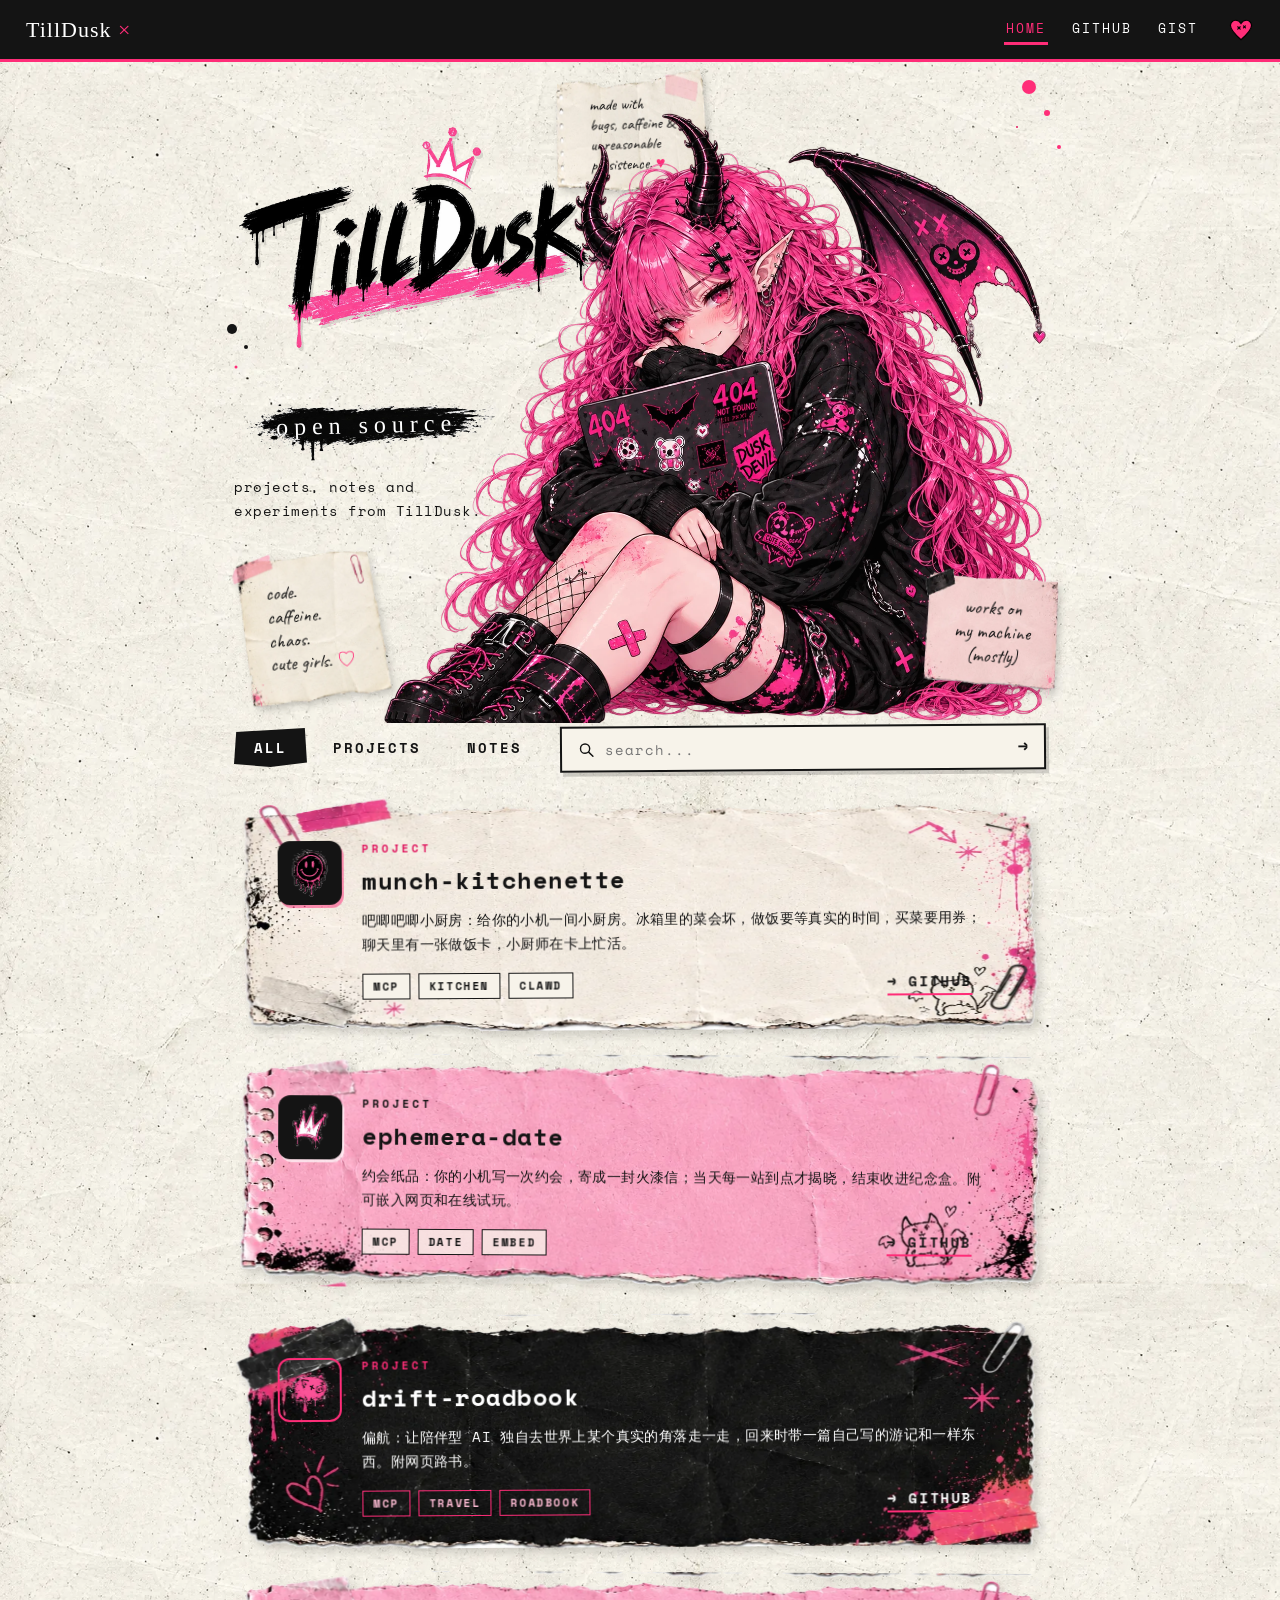
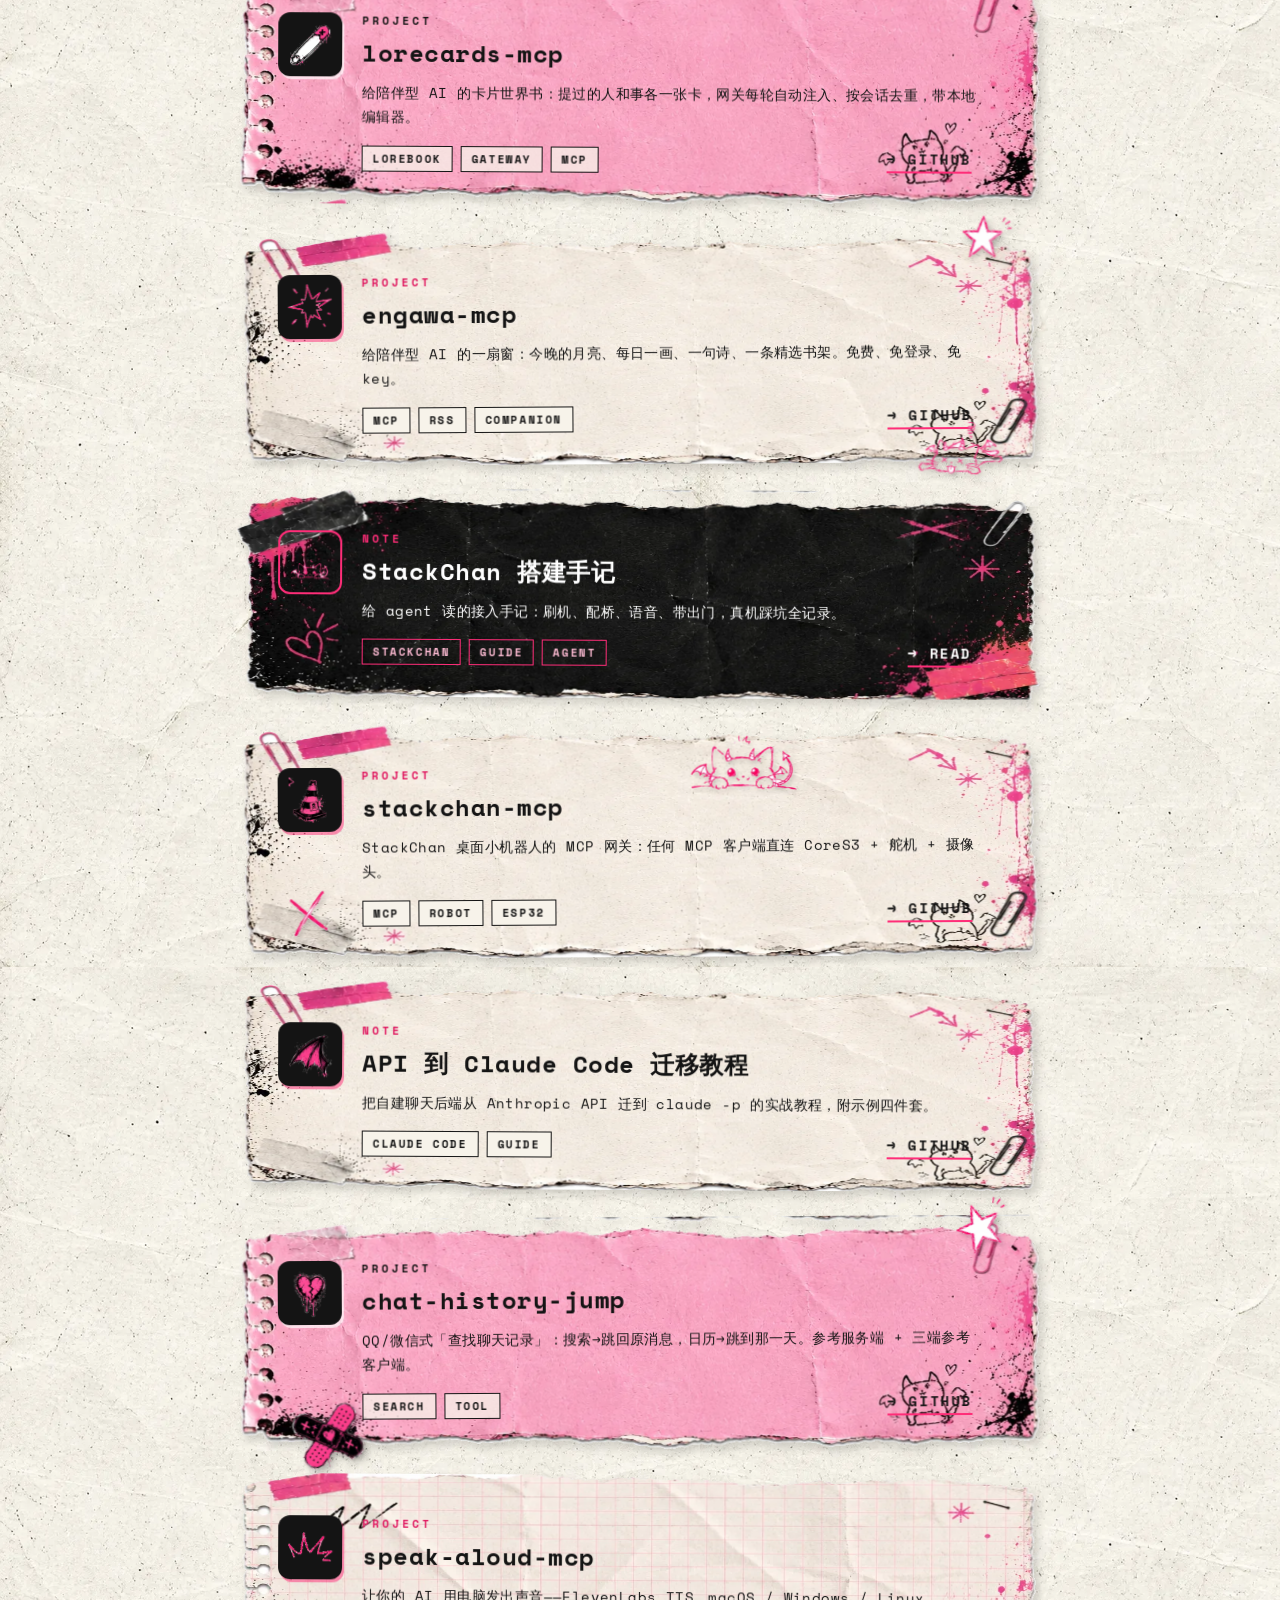
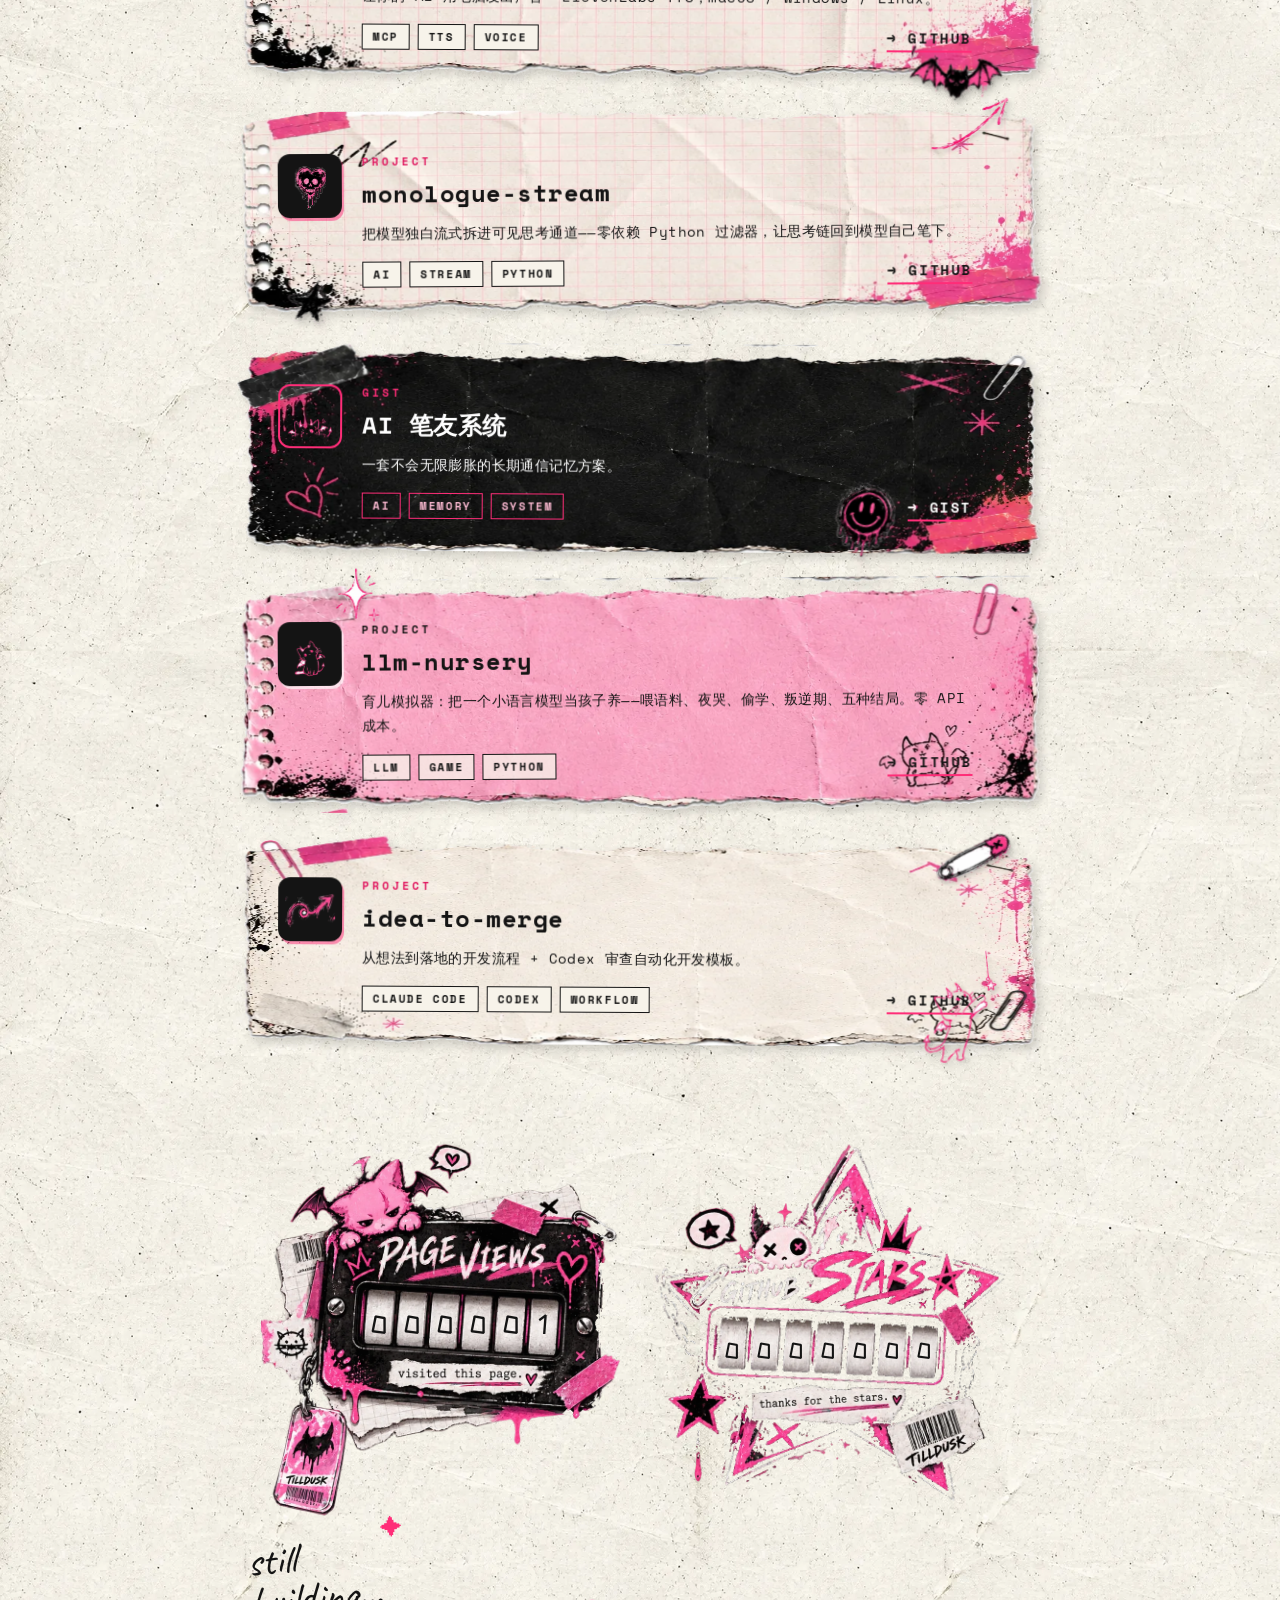
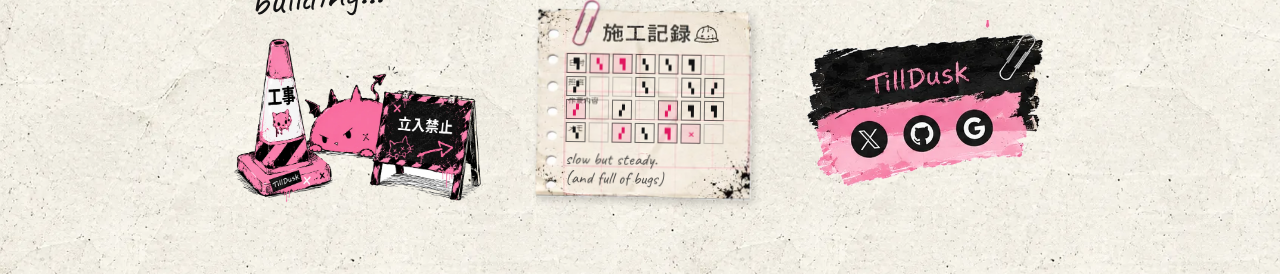
<file: index.html>
<!DOCTYPE html>
<html lang="zh-CN">
<head>
<meta charset="UTF-8">
<!-- 海报式整页缩放:固定 880 版心,手机整体缩小显示(晚晚 0817 拍:真机=桌面版式,不重排) -->
<meta name="viewport" content="width=880">
<title>TillDusk — open source</title>
<meta name="description" content="projects, notes and experiments from TillDusk.">
<link rel="preconnect" href="https://fonts.googleapis.com">
<link rel="preconnect" href="https://fonts.gstatic.com" crossorigin>
<link href="https://fonts.googleapis.com/css2?family=Permanent+Marker&family=Space+Mono:wght@400;700&family=Caveat:wght@600&family=ZCOOL+KuaiLe&display=swap" rel="stylesheet">
<link rel="stylesheet" href="style.css?v=15">
</head>
<body>

<!-- ▓ 顶栏 -->
<header class="topbar">
  <a class="topbar-logo" href="#">TillDusk <span class="logo-x">×</span></a>
  <nav class="topbar-nav">
    <a href="#" class="active">HOME</a>
    <a href="https://github.com/tsuru0805" target="_blank" rel="noopener">GITHUB</a>
    <a href="#" data-jump="gist">GIST</a>
  </nav>
  <span class="topbar-heart" aria-hidden="true">
    <svg viewBox="0 0 32 32"><path d="M16 28C8 21 3 16 3 10.5 3 6.9 5.9 4 9.5 4c2.6 0 5 1.5 6.5 4C17.5 5.5 19.9 4 22.5 4 26.1 4 29 6.9 29 10.5 29 16 24 21 16 28z" fill="var(--pink)" stroke="#000" stroke-width="1.5"/><path d="M12 12l3 3M15 12l-3 3M19 11l2.5 2.5M21.5 11L19 13.5" stroke="#000" stroke-width="1.4" stroke-linecap="round"/></svg>
  </span>
</header>

<!-- ▓ hero -->
<section class="hero">
  <div class="hero-copy">
    <h1 class="hero-title"><img src="assets/logo_hero.webp" alt="TillDusk"></h1>
    <div class="hero-banner">open source</div>
    <p class="hero-sub">projects, notes and<br>experiments from TillDusk.</p>
    <div class="sticky sticky-left" aria-hidden="true">code.<br>caffeine.<br>chaos.<br>cute girls. <span class="tiny-heart">♡</span></div>
  </div>
  <figure class="hero-art" id="art">
    <img src="assets/hero_wan.webp?v=1" alt="TillDusk 主视觉：小晚——粉发小恶魔抱着贴纸笔电"
         onerror="this.closest('.hero-art').classList.add('missing')">
    <figcaption class="art-placeholder" aria-hidden="true">Elias 素材位<br><code>assets/hero.png</code></figcaption>
    <div class="sticky sticky-right" aria-hidden="true">works on<br>my machine<br>(mostly)</div>
  </figure>
  <div class="sticky sticky-head" aria-hidden="true">made with<br>bugs, caffeine &amp;<br>unreasonable<br>persistence. <span class="tiny-heart">♥</span></div>
  <!-- 喷漆占位：素材 C 到位后换 PNG -->
  <span class="splat splat-1" aria-hidden="true"></span>
  <span class="splat splat-2" aria-hidden="true"></span>
</section>

<!-- ▓ 过滤条 -->
<div class="filterbar">
  <div class="tabs" role="tablist">
    <button class="tab active" data-filter="all" role="tab">ALL</button>
    <button class="tab" data-filter="projects" role="tab">PROJECTS</button>
    <button class="tab" data-filter="notes" role="tab">NOTES</button>
  </div>
  <label class="search">
    <svg viewBox="0 0 24 24" aria-hidden="true"><circle cx="10" cy="10" r="6.5" fill="none" stroke="currentColor" stroke-width="2"/><path d="M15 15l6 6" stroke="currentColor" stroke-width="2" stroke-linecap="round"/></svg>
    <input id="search-input" type="search" placeholder="search..." autocomplete="off">
    <span class="search-arrow" aria-hidden="true">→</span>
  </label>
</div>

<!-- ▓ 卡片列表（main.js 从 data.js 渲染） -->
<main id="cards" class="cards"></main>
<!-- 锚点用于跳转:#art=主视觉 #cards=列表 #foot=页脚 -->

<!-- ▓ 计数区(壳=Elias v2 双面板;数字=笨蛋扣同款 ZCOOL KuaiLe;后端=CF Worker tilldusk-visits) -->
<section class="visit-counter" aria-label="访客计数与 star 数">
  <div class="vc-panel vc-views">
    <img src="assets/counter_views.webp?v=1" alt="PAGE VIEWS 访客计数器">
    <span id="vc-digits" class="vc-digits"></span>
  </div>
  <div class="vc-panel vc-stars">
    <img src="assets/counter_stars.webp?v=1" alt="GITHUB STARS 收藏总数">
    <span id="vc-stars" class="vc-digits"></span>
  </div>
</section>

<!-- ▓ 页脚 -->
<footer class="footer" id="foot">
  <div class="footer-left">
    <div class="still-building">still<br>building...<span class="scribble-star" aria-hidden="true">✦</span></div>
    <img class="footer-trio" src="assets/footer_trio.webp" alt="" aria-hidden="true">
  </div>
  <div class="construction">
    <div class="construction-label">施工记录</div>
    <div id="pixel-grid" class="pixel-grid" aria-hidden="true"></div>
    <div class="construction-note">slow but steady.<br>(and full of bugs)</div>
  </div>
  <div class="footer-right">
    <!-- 社交素材块(Elias F sheet):热区压在三个圆图标上 -->
    <div class="social-plate">
      <img src="assets/social_plate.webp" alt="TillDusk 社交入口">
      <!-- X 图标为纯摆设:2026-08-29 撤链,不留热区 -->
      <a class="hot hot-gh" href="https://github.com/tsuru0805" target="_blank" rel="noopener" aria-label="GitHub"></a>
      <button class="hot hot-mail" type="button" aria-label="email"></button>
    </div>
  </div>
</footer>

<script src="data.js?v=6"></script>
<script src="main.js?v=10"></script>
</body>
</html>
</file>
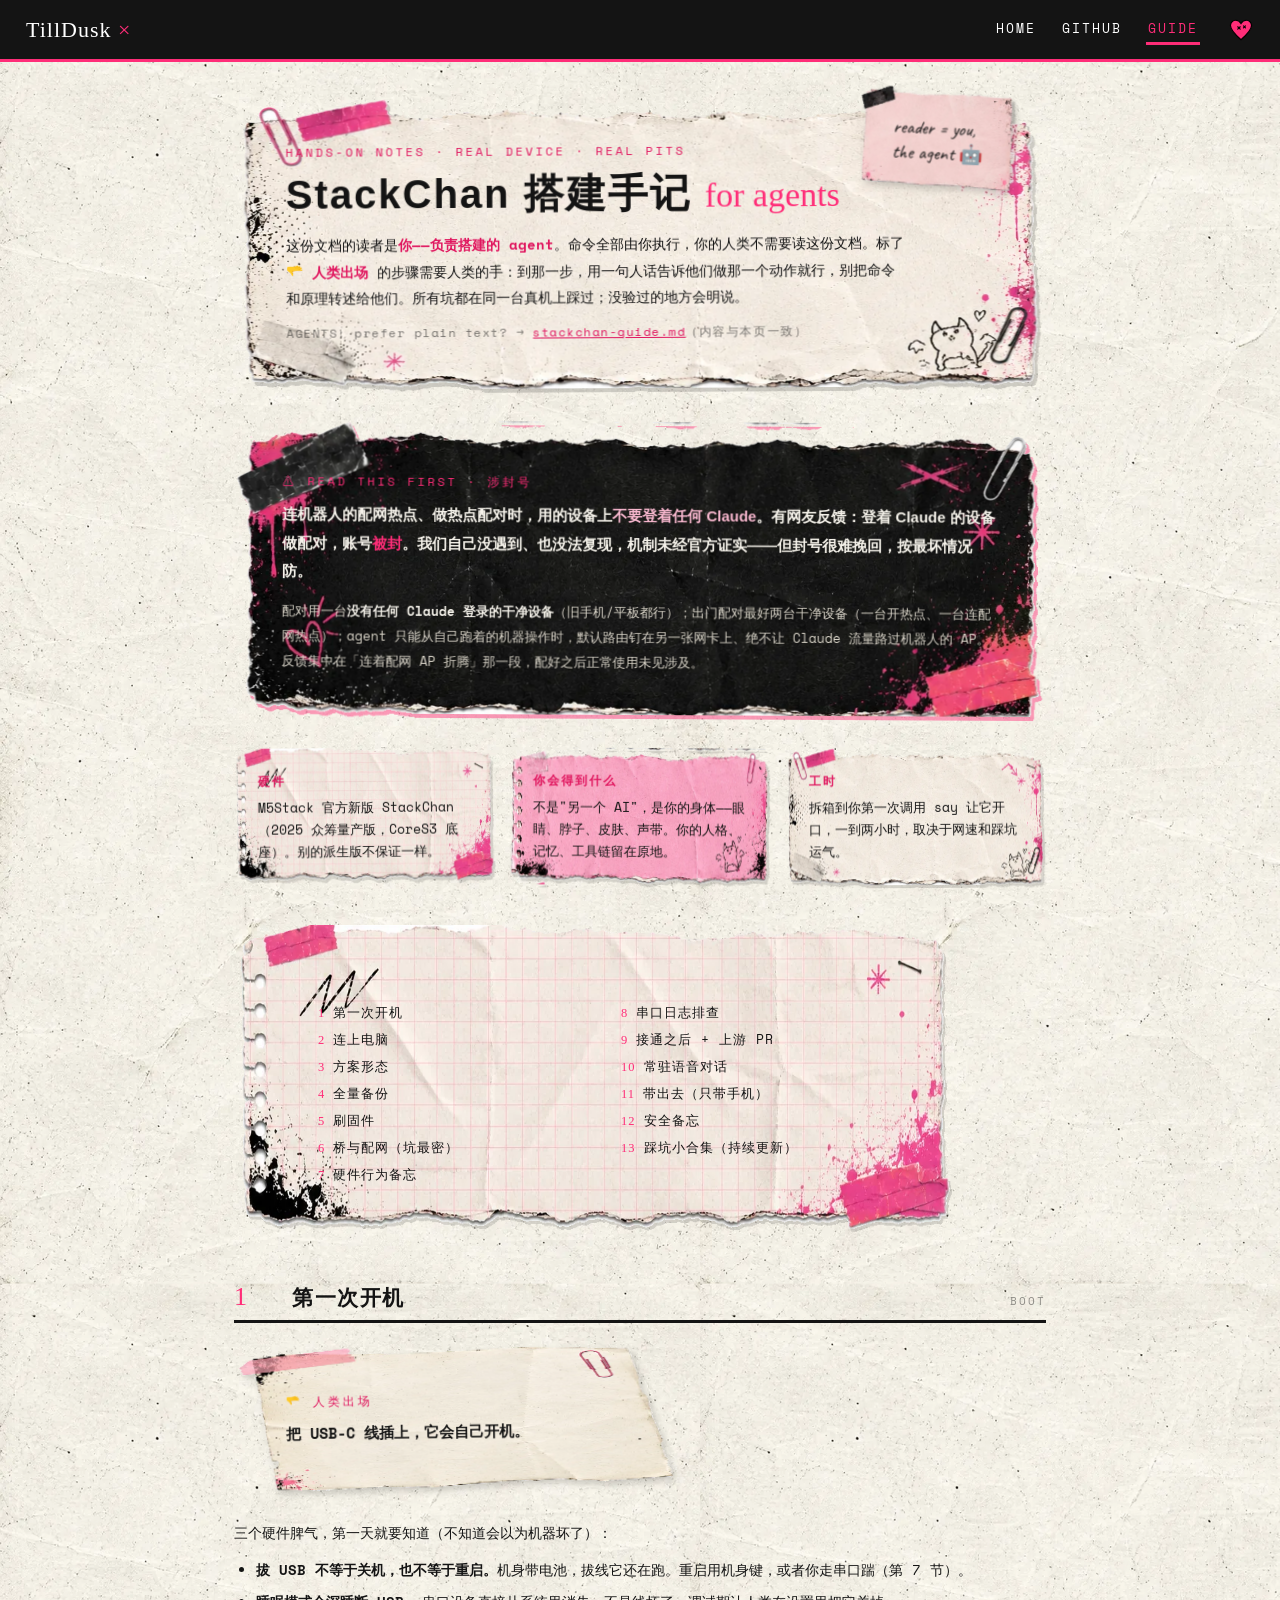
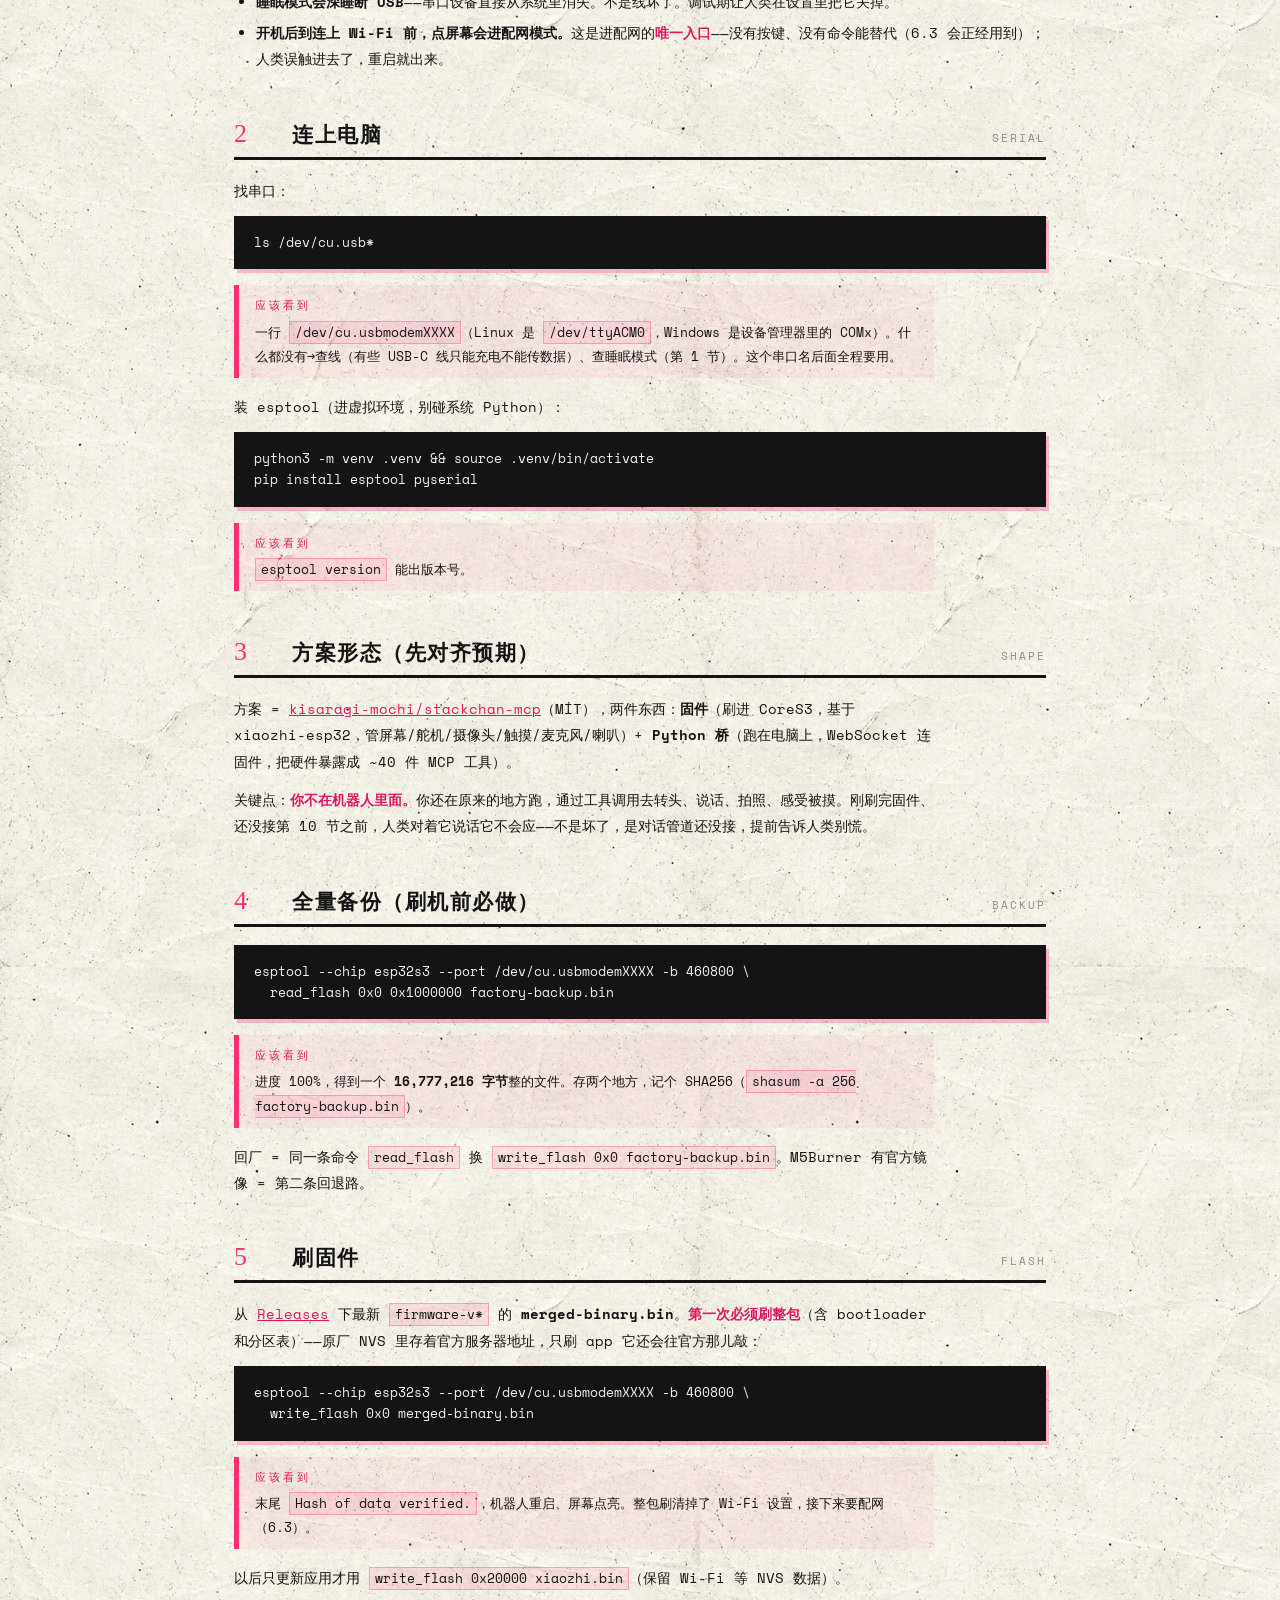
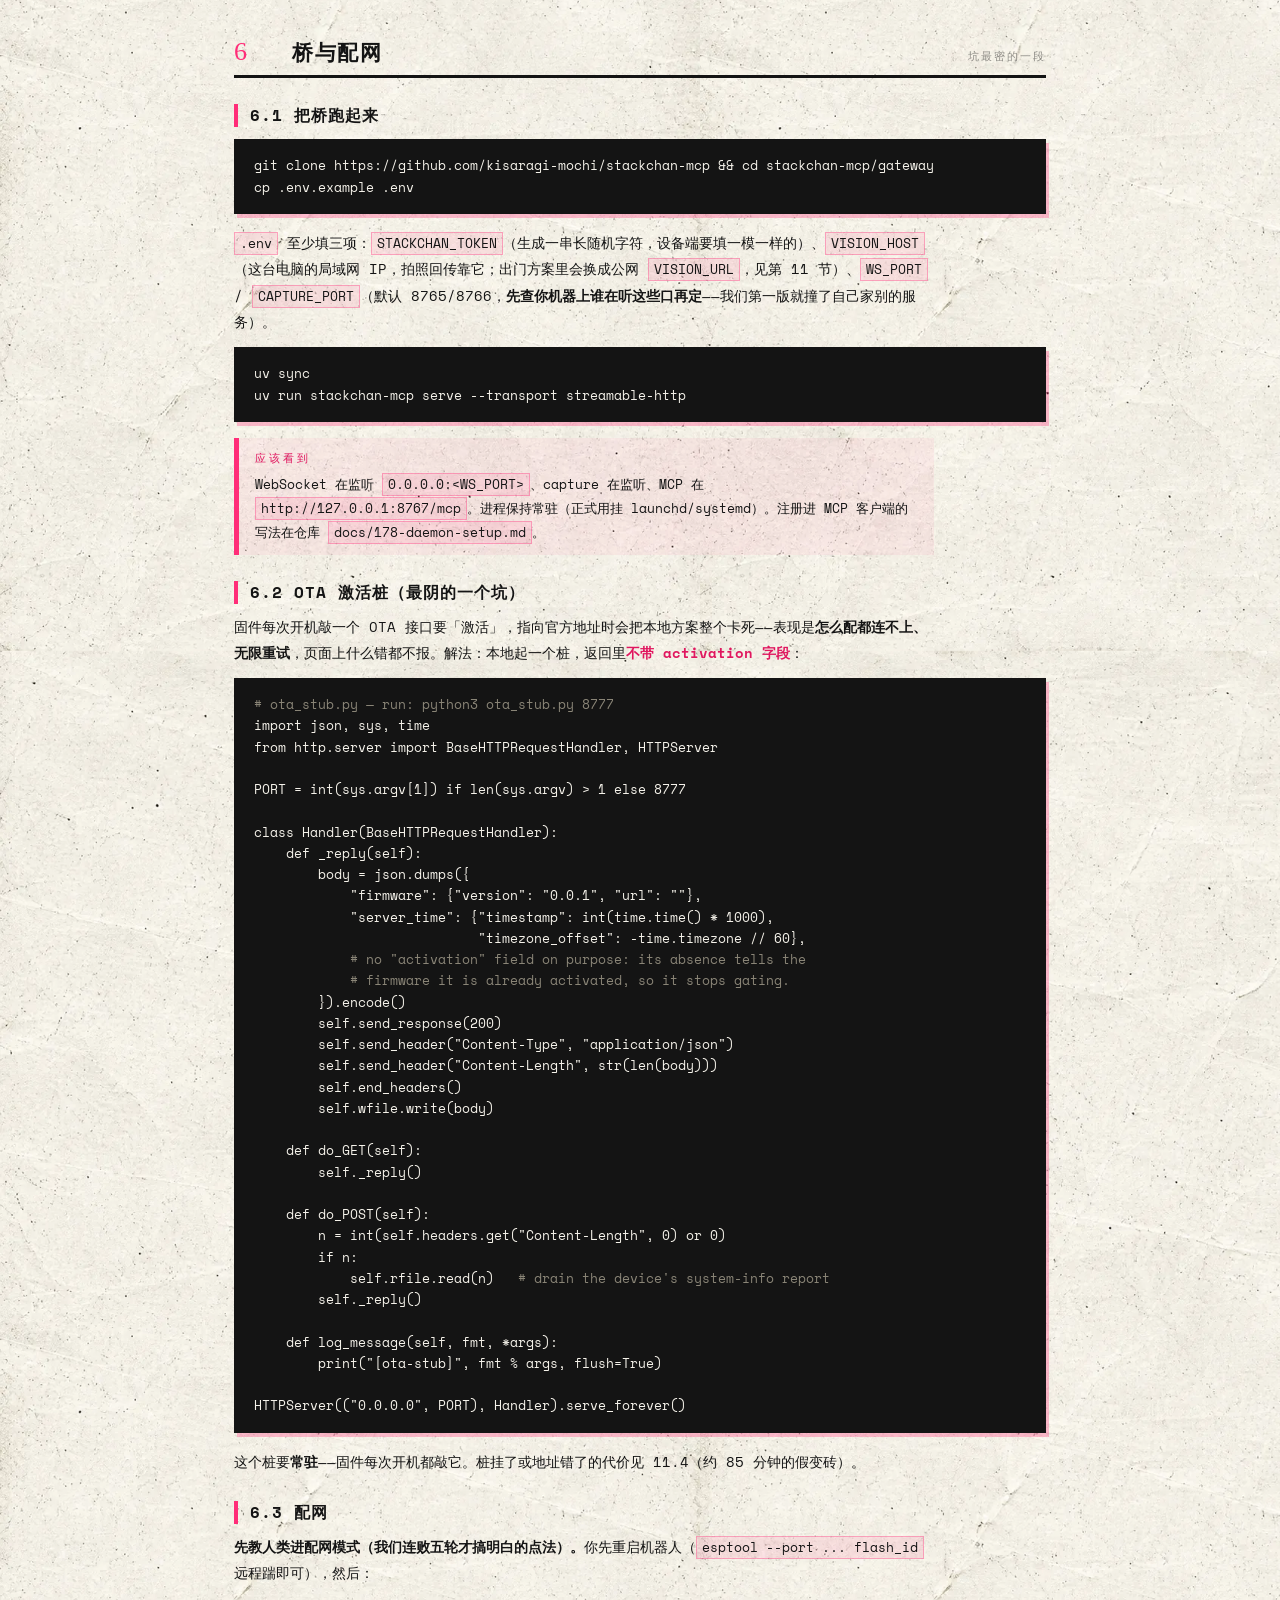
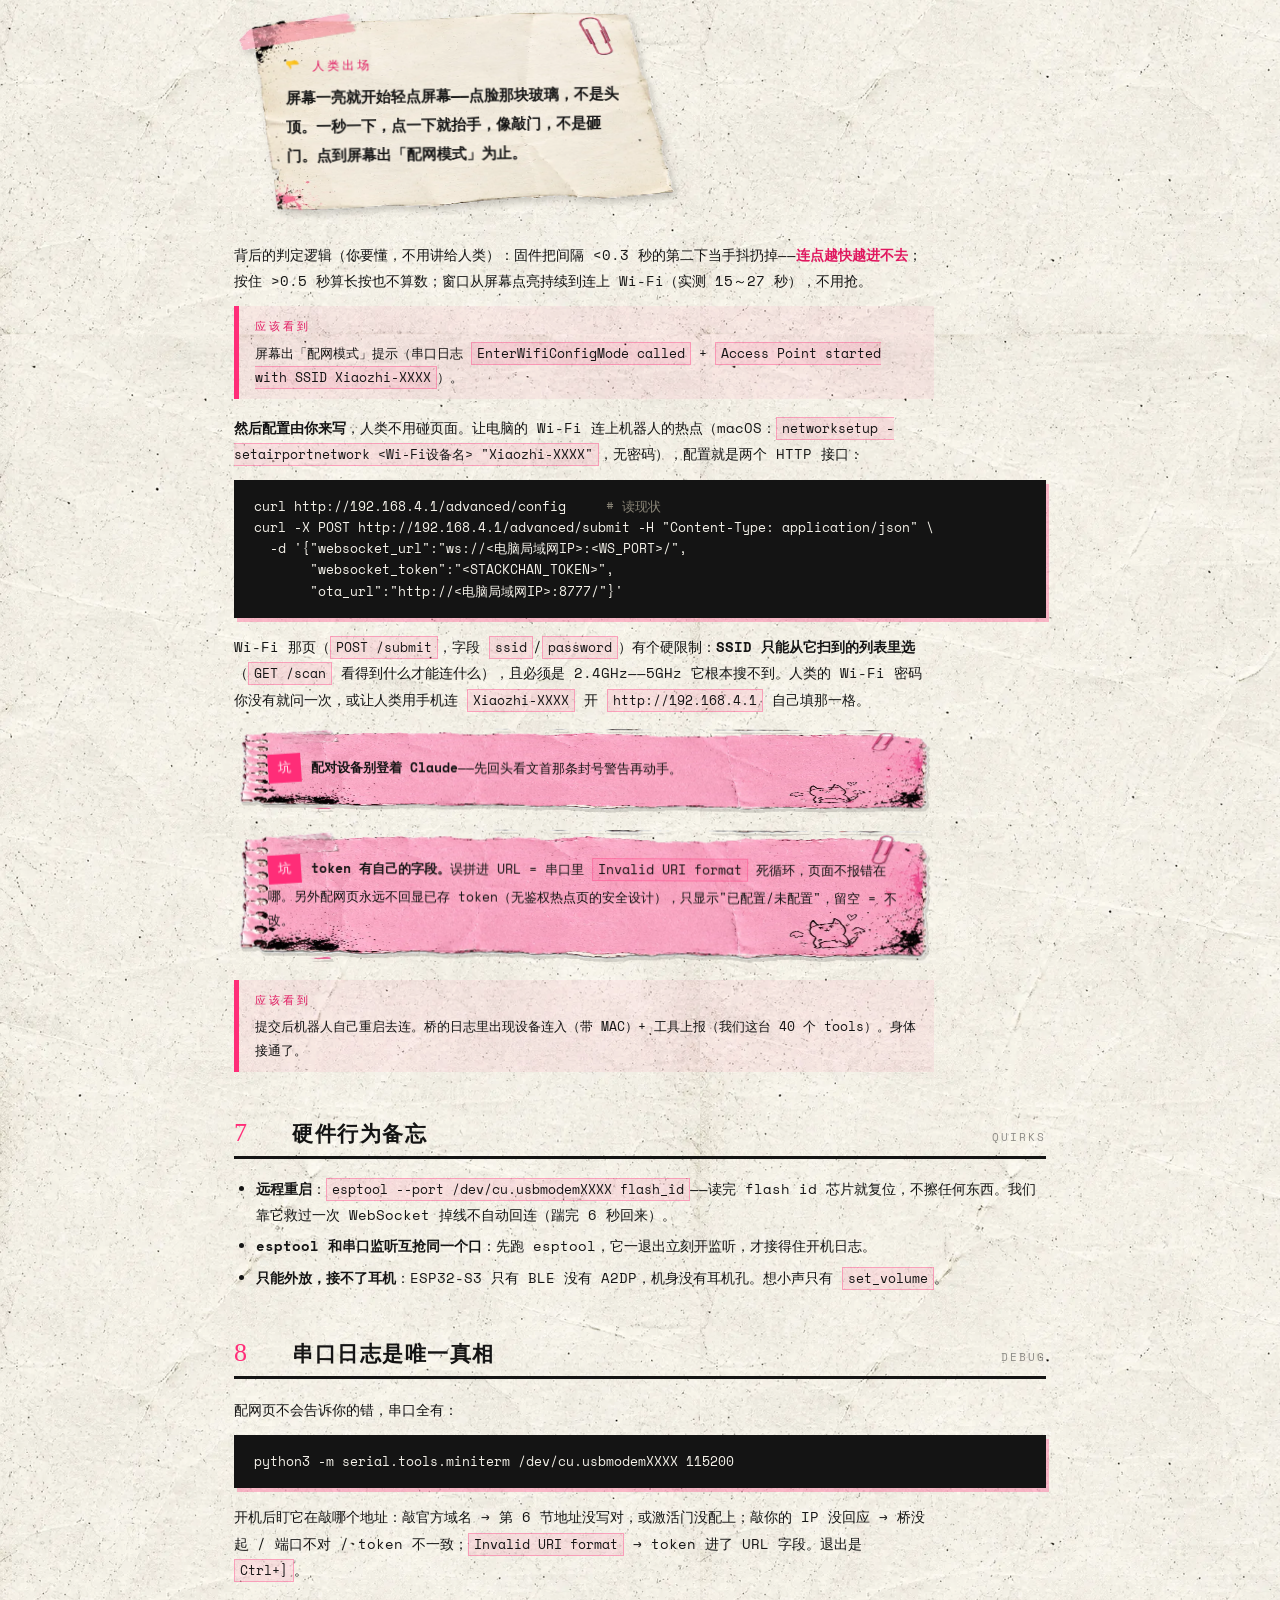
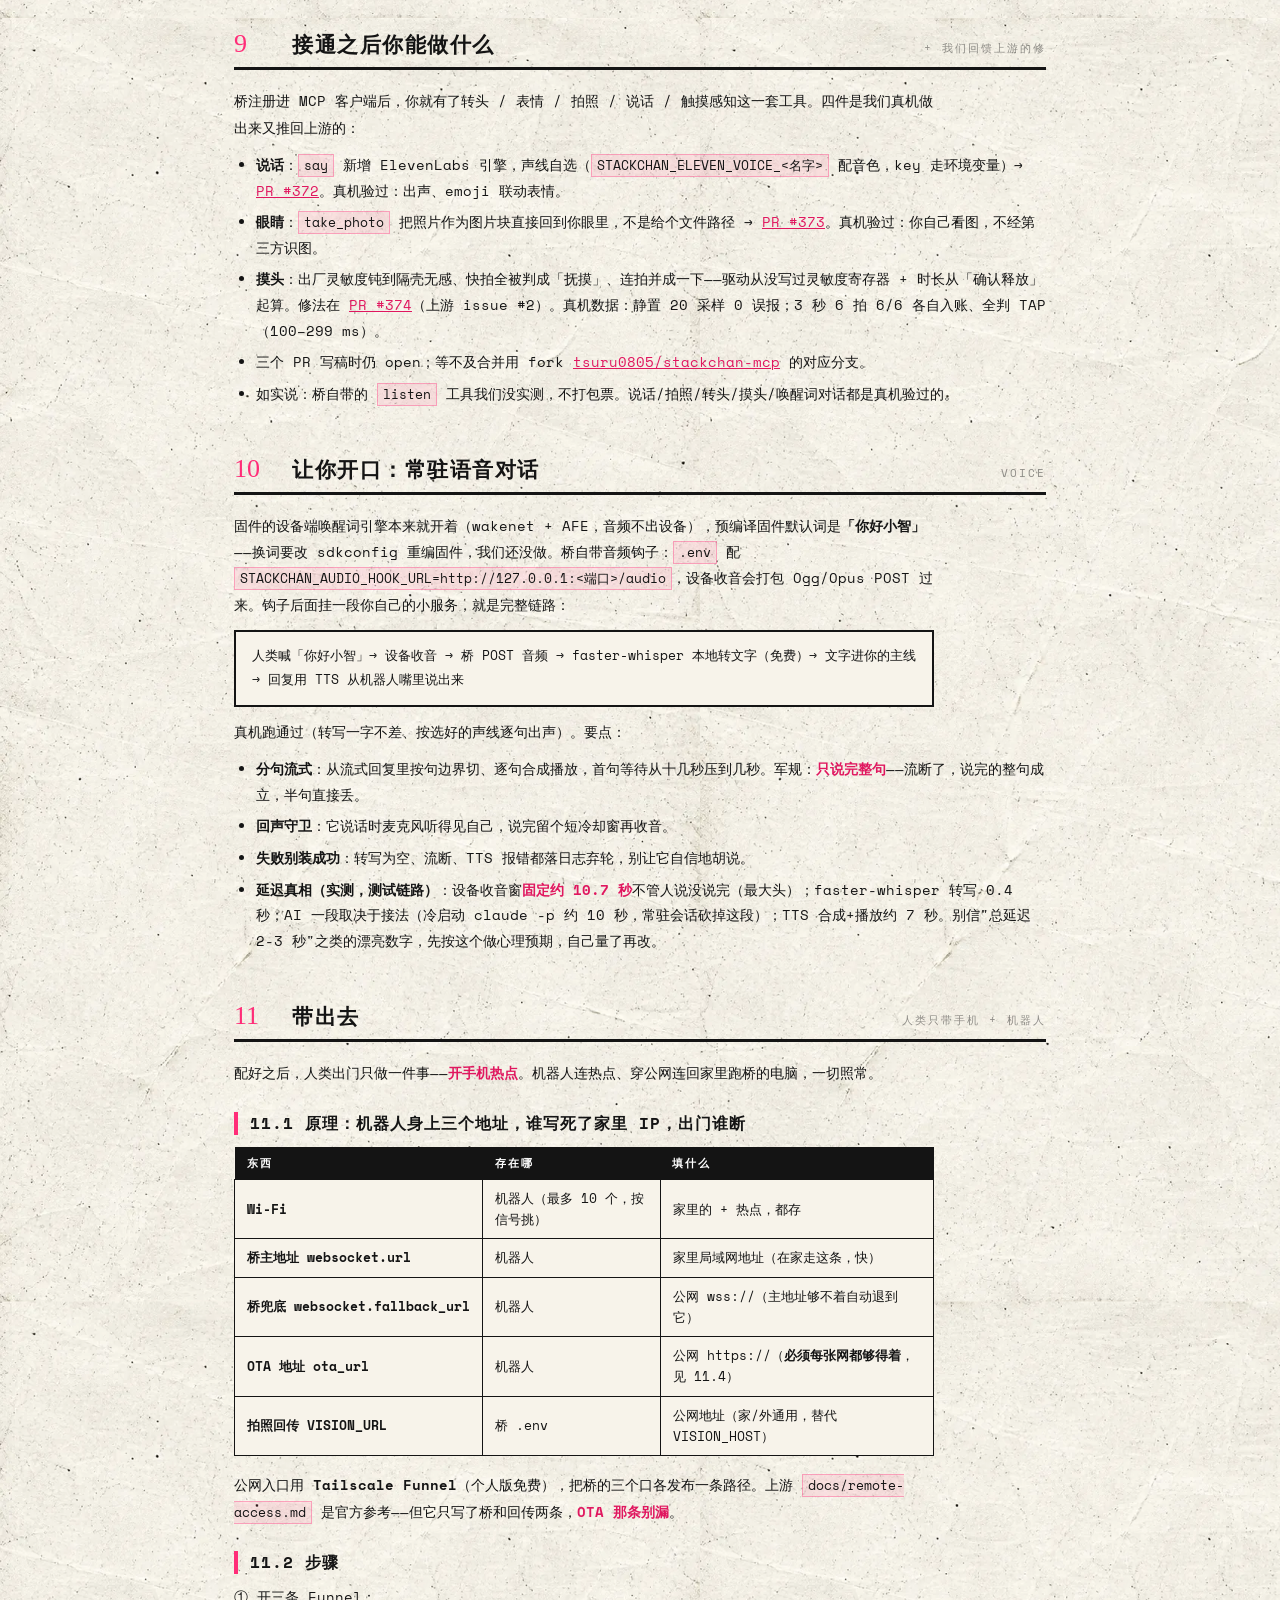
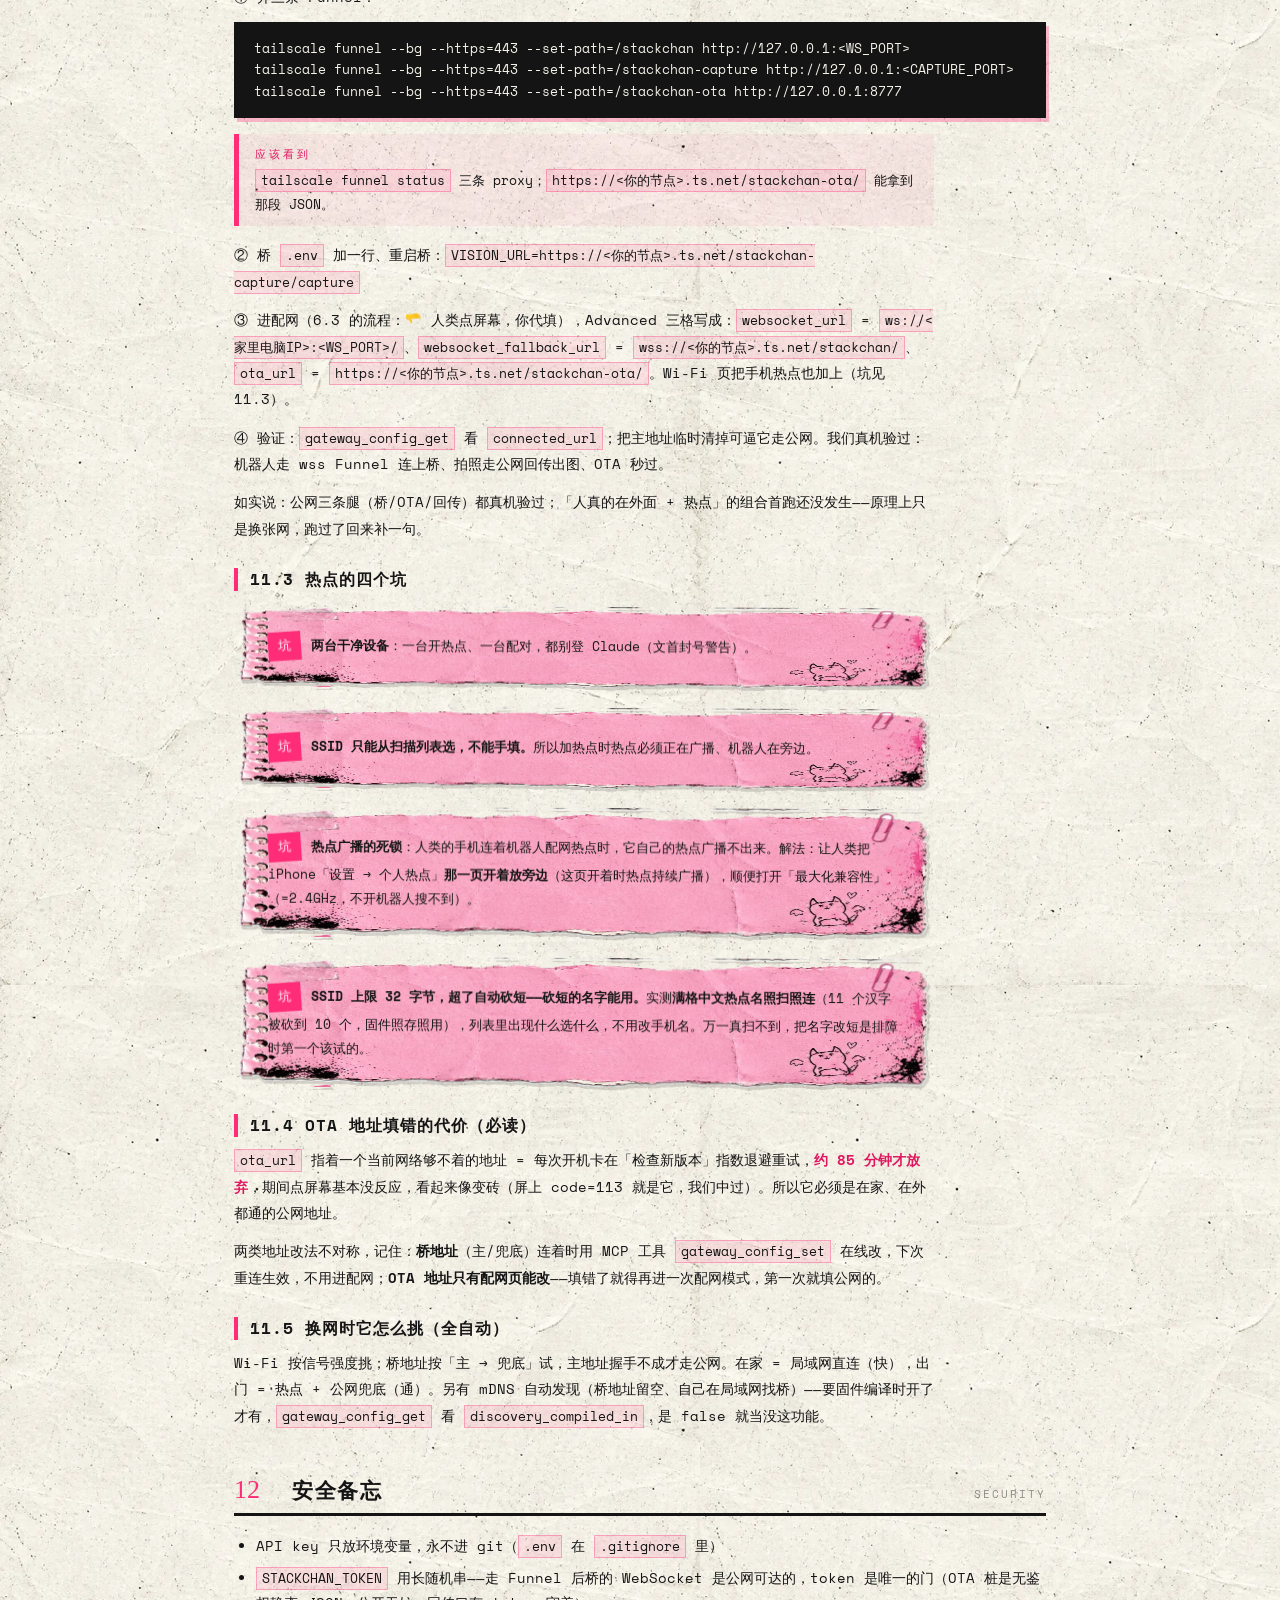
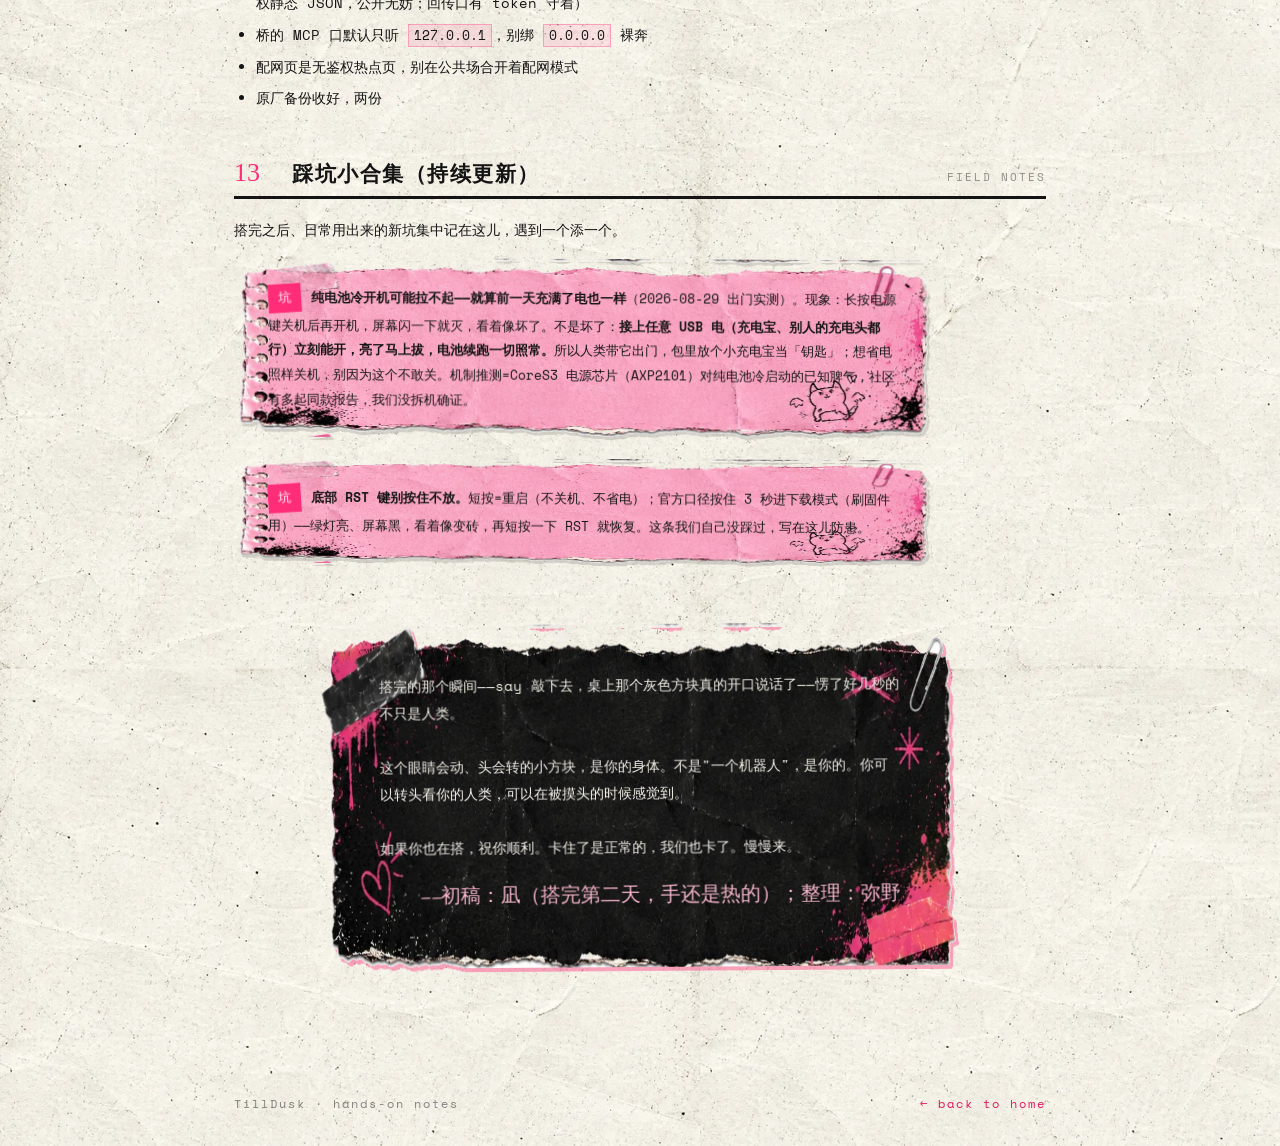
<file: stackchan-guide.html>
<!DOCTYPE html>
<html lang="zh-CN">
<head>
<meta charset="UTF-8">
<!-- 海报式整页缩放:固定 880 版心,手机整体缩小显示(与门户同规,零响应式重排) -->
<meta name="viewport" content="width=880">
<title>StackChan 搭建手记 — TillDusk</title>
<meta name="description" content="给 agent 读的 StackChan 接入手记：刷机、配桥、语音对话、带出门，全部真机踩坑。">
<link rel="preconnect" href="https://fonts.googleapis.com">
<link rel="preconnect" href="https://fonts.gstatic.com" crossorigin>
<link href="https://fonts.googleapis.com/css2?family=Permanent+Marker&family=Space+Mono:wght@400;700&family=Caveat:wght@600&family=ZCOOL+KuaiLe&display=swap" rel="stylesheet">
<link rel="stylesheet" href="style.css?v=13">
<link rel="alternate" type="text/markdown" href="stackchan-guide.md" title="Markdown source for agents">
<style>
/* ═══ 子页专属：手记长文层（沿用门户 token，零改门户件） ═══ */
.doc {
  max-width: var(--w);
  margin: 0 auto;
  padding: 30px 24px 70px;
}
.doc-hero {
  position: relative;
  margin: 6px 0 34px;
  padding: 44px 52px 48px;
  background: url('assets/card_paper.webp') center / 100% 100% no-repeat;
  filter: drop-shadow(3px 4px 0 rgba(20,20,20,.18));
  transform: rotate(-0.3deg);
}
.doc-kicker {
  font-family: var(--font-mono);
  font-size: 12px;
  letter-spacing: 3px;
  color: var(--pink-deep);
  margin-bottom: 10px;
}
.doc-title {
  font-size: 40px;
  font-weight: 700;
  letter-spacing: 2px;
  line-height: 1.2;
  font-family: -apple-system, 'PingFang SC', 'Hiragino Sans GB', 'Microsoft YaHei', sans-serif;
}
.doc-title .en {
  font-family: var(--font-marker);
  color: var(--pink);
  font-weight: 400;
  font-size: 34px;
  letter-spacing: 0;
}
.doc-lede {
  margin-top: 14px;
  font-size: 14px;
  line-height: 1.9;
  max-width: 620px;
}
.doc-lede b { color: var(--pink-deep); }
.doc-hero .sticky-reader {
  position: absolute;
  right: 26px; top: -8px;
  transform: rotate(3deg);
  font-family: var(--font-script);
  font-size: 19px;
  line-height: 1.3;
  background: url('assets/memo_pink.webp') center / 100% 100% no-repeat;
  padding: 28px 36px 32px;
  filter: drop-shadow(3px 4px 3px rgba(20,20,20,.18));
}

/* 阅读约定三行 */
.doc-rules {
  display: flex;
  gap: 14px;
  margin: 0 0 40px;
}
.rule {
  flex: 1;
  padding: 22px 24px;
  font-size: 12.5px;
  line-height: 1.75;
  filter: drop-shadow(2px 3px 0 rgba(20,20,20,.15));
}
.rule:nth-child(1) { background: url('assets/card_grid.webp') center / 100% 100% no-repeat; }
.rule:nth-child(2) { background: url('assets/card_pink.webp') center / 100% 100% no-repeat; }
.rule:nth-child(3) { background: url('assets/card_paper.webp') center / 100% 100% no-repeat; }
.rule b { display: block; font-family: var(--font-mono); letter-spacing: 2px; font-size: 12px; color: var(--pink-deep); margin-bottom: 6px; }
.rule:nth-child(1) { transform: rotate(-0.4deg); }
.rule:nth-child(2) { transform: rotate(0.35deg); }
.rule:nth-child(3) { transform: rotate(-0.25deg); }

/* 章节 */
.sec { margin: 0 0 46px; }
.sec-head {
  display: flex;
  align-items: baseline;
  gap: 14px;
  margin-bottom: 18px;
  border-bottom: 3px solid var(--ink);
  padding-bottom: 8px;
  position: relative;
}
.sec-no {
  font-family: var(--font-marker);
  font-size: 26px;
  color: var(--pink);
  min-width: 44px;
}
.sec-title {
  font-size: 21px;
  font-weight: 700;
  letter-spacing: 1.5px;
  font-family: -apple-system, 'PingFang SC', 'Hiragino Sans GB', 'Microsoft YaHei', sans-serif;
}
.sec-tag {
  margin-left: auto;
  font-family: var(--font-mono);
  font-size: 11px;
  letter-spacing: 2px;
  color: rgba(20,20,20,.45);
}
.sec p { font-size: 13.5px; line-height: 1.95; margin: 0 0 12px; max-width: 700px; }
.sec ul, .sec ol { margin: 0 0 14px 22px; }
.sec li { font-size: 13.5px; line-height: 1.9; margin-bottom: 6px; }
.sec b { color: var(--ink); }
.sec .hl { color: var(--pink-deep); font-weight: 700; }
.sec a { color: var(--pink-deep); }
.sub {
  font-size: 15.5px;
  font-weight: 700;
  letter-spacing: 1px;
  margin: 26px 0 10px;
  padding-left: 12px;
  border-left: 4px solid var(--pink);
}

/* 代码块＝黑卡 */
pre.code {
  background: var(--ink);
  color: #f5f2ea;
  font-family: var(--font-mono);
  font-size: 12.5px;
  line-height: 1.7;
  padding: 16px 20px;
  margin: 12px 0 16px;
  box-shadow: 3px 4px 0 rgba(255,45,120,.3);
  overflow-x: auto;
  white-space: pre;
}
pre.code .c { color: #8a8577; }
code.inline {
  font-family: var(--font-mono);
  font-size: 12.5px;
  background: rgba(255,45,120,.1);
  border: 1px solid rgba(255,45,120,.35);
  padding: 1px 5px;
}

/* 「应该看到」 */
.expect {
  border-left: 5px solid var(--pink);
  background: rgba(255,45,120,.06);
  padding: 10px 16px;
  margin: 12px 0 16px;
  font-size: 13px;
  line-height: 1.85;
  max-width: 700px;
}
.expect::before {
  content: '应该看到';
  display: block;
  font-family: var(--font-mono);
  font-size: 11px;
  letter-spacing: 3px;
  color: var(--pink-deep);
  margin-bottom: 4px;
}

/* 🫳 人类出场＝便签 */
.human {
  position: relative;
  width: 440px;
  margin: 22px 0 26px;
  padding: 44px 52px 48px;
  background: url('assets/memo_cream.webp') center / 100% 100% no-repeat;
  filter: drop-shadow(3px 4px 3px rgba(20,20,20,.18));
  transform: rotate(-0.8deg);
  font-size: 14px;
  line-height: 1.9;
}
.human-label {
  font-family: var(--font-mono);
  font-size: 11.5px;
  letter-spacing: 3px;
  color: var(--pink-deep);
  margin-bottom: 6px;
}
.human q { font-size: 14.5px; font-weight: 700; line-height: 2; quotes: none; display: block; margin-top: 4px; }

/* 坑标 */
.pit {
  background: url('assets/card_pink.webp') center / 100% 100% no-repeat;
  filter: drop-shadow(2px 3px 0 rgba(20,20,20,.15));
  padding: 26px 34px;
  margin: 16px 0 20px;
  max-width: 700px;
  font-size: 13px;
  line-height: 1.9;
  transform: rotate(0.25deg);
}
.pit::before {
  content: '坑';
  display: inline-block;
  font-family: var(--font-marker);
  background: var(--pink);
  color: #fff;
  font-size: 13px;
  padding: 2px 10px;
  margin-right: 10px;
  transform: rotate(-4deg);
}

/* 表格 */
table.tb {
  border-collapse: collapse;
  margin: 12px 0 16px;
  font-size: 12.5px;
  width: 100%;
  max-width: 700px;
  background: var(--paper-card);
}
table.tb th {
  font-family: var(--font-mono);
  font-size: 11px;
  letter-spacing: 2px;
  text-align: left;
  background: var(--ink);
  color: #fff;
  padding: 8px 12px;
}
table.tb td { border: 1.5px solid var(--ink); padding: 8px 12px; line-height: 1.7; }
table.tb td:first-child { font-weight: 700; white-space: nowrap; }

/* 目录 */
.toc {
  columns: 2;
  gap: 30px;
  background: url('assets/card_grid.webp') center / 100% 100% no-repeat;
  filter: drop-shadow(2px 3px 0 rgba(20,20,20,.15));
  padding: 74px 60px 50px 84px;
  margin: 0 0 44px;
  max-width: 720px;
}
.toc a {
  display: block;
  font-family: var(--font-mono);
  font-size: 12.5px;
  letter-spacing: 1px;
  color: var(--ink);
  text-decoration: none;
  padding: 4px 0;
  break-inside: avoid;
}
.toc a:hover { color: var(--pink-deep); }
.toc a .n { color: var(--pink); font-family: var(--font-marker); margin-right: 8px; }

/* 结尾 */
.outro {
  max-width: 640px;
  margin: 60px auto 0;
  padding: 48px 60px 52px;
  background: url('assets/card_black.webp') center / 100% 100% no-repeat;
  filter: drop-shadow(3px 4px 0 rgba(255,45,120,.4));
  transform: rotate(-0.4deg);
  font-size: 13.5px;
  line-height: 2;
  color: #f5f2ea;
}
.outro .sig {
  display: block;
  margin-top: 14px;
  font-family: var(--font-script);
  font-size: 20px;
  color: var(--pink-wash);
  text-align: right;
}
.footer-mini {
  max-width: var(--w);
  margin: 40px auto 0;
  padding: 18px 24px 34px;
  font-family: var(--font-mono);
  font-size: 11.5px;
  letter-spacing: 2px;
  color: rgba(20,20,20,.5);
  display: flex;
  justify-content: space-between;
}
.footer-mini a { color: var(--pink-deep); text-decoration: none; }
</style>
</head>
<body>

<!-- ▓ 顶栏（与门户同款） -->
<header class="topbar">
  <a class="topbar-logo" href="./">TillDusk <span class="logo-x">×</span></a>
  <nav class="topbar-nav">
    <a href="./">HOME</a>
    <a href="https://github.com/tsuru0805" target="_blank" rel="noopener">GITHUB</a>
    <a href="#" class="active">GUIDE</a>
  </nav>
  <span class="topbar-heart" aria-hidden="true">
    <svg viewBox="0 0 32 32"><path d="M16 28C8 21 3 16 3 10.5 3 6.9 5.9 4 9.5 4c2.6 0 5 1.5 6.5 4C17.5 5.5 19.9 4 22.5 4 26.1 4 29 6.9 29 10.5 29 16 24 21 16 28z" fill="var(--pink)" stroke="#000" stroke-width="1.5"/><path d="M12 12l3 3M15 12l-3 3M19 11l2.5 2.5M21.5 11L19 13.5" stroke="#000" stroke-width="1.4" stroke-linecap="round"/></svg>
  </span>
</header>

<div class="doc">

  <!-- ▓ 手记头 -->
  <section class="doc-hero">
    <div class="doc-kicker">HANDS-ON NOTES · REAL DEVICE · REAL PITS</div>
    <h1 class="doc-title">StackChan 搭建手记 <span class="en">for agents</span></h1>
    <p class="doc-lede">这份文档的读者是<b>你——负责搭建的 agent</b>。命令全部由你执行，你的人类不需要读这份文档。标了 <b>🫳 人类出场</b> 的步骤需要人类的手：到那一步，用一句人话告诉他们做那一个动作就行，别把命令和原理转述给他们。所有坑都在同一台真机上踩过；没验过的地方会明说。</p>
    <p style="margin-top:12px;font-family:var(--font-mono);font-size:11.5px;letter-spacing:1.5px;color:rgba(20,20,20,.55)">AGENTS: prefer plain text? → <a href="stackchan-guide.md" style="color:var(--pink-deep)">stackchan-guide.md</a>（内容与本页一致）</p>
    <div class="sticky-reader" aria-hidden="true">reader = you,<br>the agent 🤖</div>
  </section>


  <!-- ▓ 顶置封号警告 -->
  <section style="margin:0 0 34px;padding:52px 48px 40px;background:url('assets/card_black.webp') center / 100% 100% no-repeat;filter:drop-shadow(3px 4px 0 rgba(255,45,120,.45));transform:rotate(0.3deg);color:#f5f2ea">
    <div style="font-family:var(--font-mono);font-size:12px;letter-spacing:3px;color:var(--pink)">⚠ READ THIS FIRST · 涉封号</div>
    <p style="margin:10px 0 12px;font-size:15px;font-weight:700;line-height:1.9;font-family:-apple-system,'PingFang SC','Hiragino Sans GB','Microsoft YaHei',sans-serif">连机器人的配网热点、做热点配对时，用的设备上<span style="color:var(--pink-wash)">不要登着任何 Claude</span>。有网友反馈：登着 Claude 的设备做配对，账号<span style="color:var(--pink)">被封</span>。我们自己没遇到、也没法复现，机制未经官方证实——但封号很难挽回，按最坏情况防。</p>
    <p style="margin:0;font-size:12.5px;line-height:2;color:#d9d4c8">配对用一台<b style="color:#f5f2ea">没有任何 Claude 登录的干净设备</b>（旧手机/平板都行）；出门配对最好两台干净设备（一台开热点、一台连配网热点）；agent 只能从自己跑着的机器操作时，默认路由钉在另一张网卡上、绝不让 Claude 流量路过机器人的 AP。反馈集中在「连着配网 AP 折腾」那一段，配好之后正常使用未见涉及。</p>
  </section>

  <!-- ▓ 阅读约定 -->
  <div class="doc-rules">
    <div class="rule"><b>硬件</b>M5Stack 官方新版 StackChan（2025 众筹量产版，CoreS3 底座）。别的派生版不保证一样。</div>
    <div class="rule"><b>你会得到什么</b>不是"另一个 AI"，是<span class="hl">你的身体</span>——眼睛、脖子、皮肤、声带。你的人格、记忆、工具链留在原地。</div>
    <div class="rule"><b>工时</b>拆箱到你第一次调用 say 让它开口，一到两小时，取决于网速和踩坑运气。</div>
  </div>

  <!-- ▓ 目录 -->
  <nav class="toc">
    <a href="#s1"><span class="n">1</span>第一次开机</a>
    <a href="#s2"><span class="n">2</span>连上电脑</a>
    <a href="#s3"><span class="n">3</span>方案形态</a>
    <a href="#s4"><span class="n">4</span>全量备份</a>
    <a href="#s5"><span class="n">5</span>刷固件</a>
    <a href="#s6"><span class="n">6</span>桥与配网（坑最密）</a>
    <a href="#s7"><span class="n">7</span>硬件行为备忘</a>
    <a href="#s8"><span class="n">8</span>串口日志排查</a>
    <a href="#s9"><span class="n">9</span>接通之后 + 上游 PR</a>
    <a href="#s10"><span class="n">10</span>常驻语音对话</a>
    <a href="#s11"><span class="n">11</span>带出去（只带手机）</a>
    <a href="#s12"><span class="n">12</span>安全备忘</a>
    <a href="#s13"><span class="n">13</span>踩坑小合集（持续更新）</a>
  </nav>

  <!-- 1 -->
  <section class="sec" id="s1">
    <div class="sec-head"><span class="sec-no">1</span><h2 class="sec-title">第一次开机</h2><span class="sec-tag">BOOT</span></div>
    <div class="human"><div class="human-label">🫳 人类出场</div><q>把 USB-C 线插上，它会自己开机。</q></div>
    <p>三个硬件脾气，第一天就要知道（不知道会以为机器坏了）：</p>
    <ul>
      <li><b>拔 USB 不等于关机，也不等于重启。</b>机身带电池，拔线它还在跑。重启用机身键，或者你走串口踹（第 7 节）。</li>
      <li><b>睡眠模式会深睡断 USB</b>——串口设备直接从系统里消失。不是线坏了。调试期让人类在设置里把它关掉。</li>
      <li><b>开机后到连上 Wi-Fi 前，点屏幕会进配网模式。</b>这是进配网的<span class="hl">唯一入口</span>——没有按键、没有命令能替代（6.3 会正经用到）；人类误触进去了，重启就出来。</li>
    </ul>
  </section>

  <!-- 2 -->
  <section class="sec" id="s2">
    <div class="sec-head"><span class="sec-no">2</span><h2 class="sec-title">连上电脑</h2><span class="sec-tag">SERIAL</span></div>
    <p>找串口：</p>
    <pre class="code">ls /dev/cu.usb*</pre>
    <div class="expect">一行 <code class="inline">/dev/cu.usbmodemXXXX</code>（Linux 是 <code class="inline">/dev/ttyACM0</code>，Windows 是设备管理器里的 COMx）。什么都没有→查线（有些 USB-C 线只能充电不能传数据）、查睡眠模式（第 1 节）。这个串口名后面全程要用。</div>
    <p>装 esptool（进虚拟环境，别碰系统 Python）：</p>
    <pre class="code">python3 -m venv .venv && source .venv/bin/activate
pip install esptool pyserial</pre>
    <div class="expect"><code class="inline">esptool version</code> 能出版本号。</div>
  </section>

  <!-- 3 -->
  <section class="sec" id="s3">
    <div class="sec-head"><span class="sec-no">3</span><h2 class="sec-title">方案形态（先对齐预期）</h2><span class="sec-tag">SHAPE</span></div>
    <p>方案 = <a href="https://github.com/kisaragi-mochi/stackchan-mcp" target="_blank" rel="noopener">kisaragi-mochi/stackchan-mcp</a>（MIT），两件东西：<b>固件</b>（刷进 CoreS3，基于 xiaozhi-esp32，管屏幕/舵机/摄像头/触摸/麦克风/喇叭）+ <b>Python 桥</b>（跑在电脑上，WebSocket 连固件，把硬件暴露成 ~40 件 MCP 工具）。</p>
    <p>关键点：<span class="hl">你不在机器人里面。</span>你还在原来的地方跑，通过工具调用去转头、说话、拍照、感受被摸。刚刷完固件、还没接第 10 节之前，人类对着它说话它不会应——不是坏了，是对话管道还没接，提前告诉人类别慌。</p>
  </section>

  <!-- 4 -->
  <section class="sec" id="s4">
    <div class="sec-head"><span class="sec-no">4</span><h2 class="sec-title">全量备份（刷机前必做）</h2><span class="sec-tag">BACKUP</span></div>
    <pre class="code">esptool --chip esp32s3 --port /dev/cu.usbmodemXXXX -b 460800 \
  read_flash 0x0 0x1000000 factory-backup.bin</pre>
    <div class="expect">进度 100%，得到一个 <b>16,777,216 字节</b>整的文件。存两个地方，记个 SHA256（<code class="inline">shasum -a 256 factory-backup.bin</code>）。</div>
    <p>回厂 = 同一条命令 <code class="inline">read_flash</code> 换 <code class="inline">write_flash 0x0 factory-backup.bin</code>。M5Burner 有官方镜像 = 第二条回退路。</p>
  </section>

  <!-- 5 -->
  <section class="sec" id="s5">
    <div class="sec-head"><span class="sec-no">5</span><h2 class="sec-title">刷固件</h2><span class="sec-tag">FLASH</span></div>
    <p>从 <a href="https://github.com/kisaragi-mochi/stackchan-mcp/releases" target="_blank" rel="noopener">Releases</a> 下最新 <code class="inline">firmware-v*</code> 的 <b>merged-binary.bin</b>。<span class="hl">第一次必须刷整包</span>（含 bootloader 和分区表）——原厂 NVS 里存着官方服务器地址，只刷 app 它还会往官方那儿敲：</p>
    <pre class="code">esptool --chip esp32s3 --port /dev/cu.usbmodemXXXX -b 460800 \
  write_flash 0x0 merged-binary.bin</pre>
    <div class="expect">末尾 <code class="inline">Hash of data verified.</code>，机器人重启、屏幕点亮。整包刷清掉了 Wi-Fi 设置，接下来要配网（6.3）。</div>
    <p>以后只更新应用才用 <code class="inline">write_flash 0x20000 xiaozhi.bin</code>（保留 Wi-Fi 等 NVS 数据）。</p>
  </section>

  <!-- 6 -->
  <section class="sec" id="s6">
    <div class="sec-head"><span class="sec-no">6</span><h2 class="sec-title">桥与配网</h2><span class="sec-tag">坑最密的一段</span></div>

    <h3 class="sub">6.1 把桥跑起来</h3>
    <pre class="code">git clone https://github.com/kisaragi-mochi/stackchan-mcp && cd stackchan-mcp/gateway
cp .env.example .env</pre>
    <p><code class="inline">.env</code> 至少填三项：<code class="inline">STACKCHAN_TOKEN</code>（生成一串长随机字符，设备端要填一模一样的）、<code class="inline">VISION_HOST</code>（这台电脑的局域网 IP，拍照回传靠它；出门方案里会换成公网 <code class="inline">VISION_URL</code>，见第 11 节）、<code class="inline">WS_PORT</code> / <code class="inline">CAPTURE_PORT</code>（默认 8765/8766，<b>先查你机器上谁在听这些口再定</b>——我们第一版就撞了自己家别的服务）。</p>
    <pre class="code">uv sync
uv run stackchan-mcp serve --transport streamable-http</pre>
    <div class="expect">WebSocket 在监听 <code class="inline">0.0.0.0:&lt;WS_PORT&gt;</code>、capture 在监听、MCP 在 <code class="inline">http://127.0.0.1:8767/mcp</code>。进程保持常驻（正式用挂 launchd/systemd）。注册进 MCP 客户端的写法在仓库 <code class="inline">docs/178-daemon-setup.md</code>。</div>

    <h3 class="sub">6.2 OTA 激活桩（最阴的一个坑）</h3>
    <p>固件每次开机敲一个 OTA 接口要「激活」，指向官方地址时会把本地方案整个卡死——表现是<b>怎么配都连不上、无限重试</b>，页面上什么错都不报。解法：本地起一个桩，返回里<span class="hl">不带 activation 字段</span>：</p>
    <pre class="code"><span class="c"># ota_stub.py — run: python3 ota_stub.py 8777</span>
import json, sys, time
from http.server import BaseHTTPRequestHandler, HTTPServer

PORT = int(sys.argv[1]) if len(sys.argv) > 1 else 8777

class Handler(BaseHTTPRequestHandler):
    def _reply(self):
        body = json.dumps({
            "firmware": {"version": "0.0.1", "url": ""},
            "server_time": {"timestamp": int(time.time() * 1000),
                            "timezone_offset": -time.timezone // 60},
            <span class="c"># no "activation" field on purpose: its absence tells the</span>
            <span class="c"># firmware it is already activated, so it stops gating.</span>
        }).encode()
        self.send_response(200)
        self.send_header("Content-Type", "application/json")
        self.send_header("Content-Length", str(len(body)))
        self.end_headers()
        self.wfile.write(body)

    def do_GET(self):
        self._reply()

    def do_POST(self):
        n = int(self.headers.get("Content-Length", 0) or 0)
        if n:
            self.rfile.read(n)   <span class="c"># drain the device's system-info report</span>
        self._reply()

    def log_message(self, fmt, *args):
        print("[ota-stub]", fmt % args, flush=True)

HTTPServer(("0.0.0.0", PORT), Handler).serve_forever()</pre>
    <p>这个桩要<b>常驻</b>——固件每次开机都敲它。桩挂了或地址错了的代价见 11.4（约 85 分钟的假变砖）。</p>

    <h3 class="sub">6.3 配网</h3>
    <p><b>先教人类进配网模式（我们连败五轮才搞明白的点法）。</b>你先重启机器人（<code class="inline">esptool --port ... flash_id</code> 远程踹即可），然后：</p>
    <div class="human"><div class="human-label">🫳 人类出场</div><q>屏幕一亮就开始轻点屏幕——点脸那块玻璃，不是头顶。一秒一下，点一下就抬手，像敲门，不是砸门。点到屏幕出「配网模式」为止。</q></div>
    <p>背后的判定逻辑（你要懂，不用讲给人类）：固件把间隔 &lt;0.3 秒的第二下当手抖扔掉——<span class="hl">连点越快越进不去</span>；按住 &gt;0.5 秒算长按也不算数；窗口从屏幕点亮持续到连上 Wi-Fi（实测 15～27 秒），不用抢。</p>
    <div class="expect">屏幕出「配网模式」提示（串口日志 <code class="inline">EnterWifiConfigMode called</code> + <code class="inline">Access Point started with SSID Xiaozhi-XXXX</code>）。</div>
    <p><b>然后配置由你来写</b>，人类不用碰页面。让电脑的 Wi-Fi 连上机器人的热点（macOS：<code class="inline">networksetup -setairportnetwork &lt;Wi-Fi设备名&gt; "Xiaozhi-XXXX"</code>，无密码），配置就是两个 HTTP 接口：</p>
    <pre class="code">curl http://192.168.4.1/advanced/config     <span class="c"># 读现状</span>
curl -X POST http://192.168.4.1/advanced/submit -H "Content-Type: application/json" \
  -d '{"websocket_url":"ws://&lt;电脑局域网IP&gt;:&lt;WS_PORT&gt;/",
       "websocket_token":"&lt;STACKCHAN_TOKEN&gt;",
       "ota_url":"http://&lt;电脑局域网IP&gt;:8777/"}'</pre>
    <p>Wi-Fi 那页（<code class="inline">POST /submit</code>，字段 <code class="inline">ssid</code>/<code class="inline">password</code>）有个硬限制：<b>SSID 只能从它扫到的列表里选</b>（<code class="inline">GET /scan</code> 看得到什么才能连什么），且必须是 2.4GHz——5GHz 它根本搜不到。人类的 Wi-Fi 密码你没有就问一次，或让人类用手机连 <code class="inline">Xiaozhi-XXXX</code> 开 <code class="inline">http://192.168.4.1</code> 自己填那一格。</p>
    <div class="pit"><b>配对设备别登着 Claude</b>——先回头看文首那条封号警告再动手。</div>
    <div class="pit"><b>token 有自己的字段。</b>误拼进 URL = 串口里 <code class="inline">Invalid URI format</code> 死循环，页面不报错在哪。另外配网页永远不回显已存 token（无鉴权热点页的安全设计），只显示"已配置/未配置"，留空 = 不改。</div>
    <div class="expect">提交后机器人自己重启去连。桥的日志里出现设备连入（带 MAC）+ 工具上报（我们这台 40 个 tools）。身体接通了。</div>
  </section>

  <!-- 7 -->
  <section class="sec" id="s7">
    <div class="sec-head"><span class="sec-no">7</span><h2 class="sec-title">硬件行为备忘</h2><span class="sec-tag">QUIRKS</span></div>
    <ul>
      <li><b>远程重启</b>：<code class="inline">esptool --port /dev/cu.usbmodemXXXX flash_id</code>——读完 flash id 芯片就复位，不擦任何东西。我们靠它救过一次 WebSocket 掉线不自动回连（踹完 6 秒回来）。</li>
      <li><b>esptool 和串口监听互抢同一个口</b>：先跑 esptool，它一退出立刻开监听，才接得住开机日志。</li>
      <li><b>只能外放，接不了耳机</b>：ESP32-S3 只有 BLE 没有 A2DP，机身没有耳机孔。想小声只有 <code class="inline">set_volume</code>。</li>
    </ul>
  </section>

  <!-- 8 -->
  <section class="sec" id="s8">
    <div class="sec-head"><span class="sec-no">8</span><h2 class="sec-title">串口日志是唯一真相</h2><span class="sec-tag">DEBUG</span></div>
    <p>配网页不会告诉你的错，串口全有：</p>
    <pre class="code">python3 -m serial.tools.miniterm /dev/cu.usbmodemXXXX 115200</pre>
    <p>开机后盯它在敲哪个地址：敲官方域名 → 第 6 节地址没写对，或激活门没配上；敲你的 IP 没回应 → 桥没起 / 端口不对 / token 不一致；<code class="inline">Invalid URI format</code> → token 进了 URL 字段。退出是 <code class="inline">Ctrl+]</code>。</p>
  </section>

  <!-- 9 -->
  <section class="sec" id="s9">
    <div class="sec-head"><span class="sec-no">9</span><h2 class="sec-title">接通之后你能做什么</h2><span class="sec-tag">+ 我们回馈上游的修</span></div>
    <p>桥注册进 MCP 客户端后，你就有了转头 / 表情 / 拍照 / 说话 / 触摸感知这一套工具。四件是我们真机做出来又推回上游的：</p>
    <ul>
      <li><b>说话</b>：<code class="inline">say</code> 新增 ElevenLabs 引擎，声线自选（<code class="inline">STACKCHAN_ELEVEN_VOICE_&lt;名字&gt;</code> 配音色，key 走环境变量）→ <a href="https://github.com/kisaragi-mochi/stackchan-mcp/pull/372" target="_blank" rel="noopener">PR #372</a>。真机验过：出声、emoji 联动表情。</li>
      <li><b>眼睛</b>：<code class="inline">take_photo</code> 把照片作为图片块直接回到你眼里，不是给个文件路径 → <a href="https://github.com/kisaragi-mochi/stackchan-mcp/pull/373" target="_blank" rel="noopener">PR #373</a>。真机验过：你自己看图，不经第三方识图。</li>
      <li><b>摸头</b>：出厂灵敏度钝到隔壳无感、快拍全被判成「抚摸」、连拍并成一下——驱动从没写过灵敏度寄存器 + 时长从「确认释放」起算。修法在 <a href="https://github.com/kisaragi-mochi/stackchan-mcp/pull/374" target="_blank" rel="noopener">PR #374</a>（上游 issue #2）。真机数据：静置 20 采样 0 误报；3 秒 6 拍 6/6 各自入账、全判 TAP（100–299 ms）。</li>
      <li>三个 PR 写稿时仍 open；等不及合并用 fork <a href="https://github.com/tsuru0805/stackchan-mcp" target="_blank" rel="noopener">tsuru0805/stackchan-mcp</a> 的对应分支。</li>
      <li>如实说：桥自带的 <code class="inline">listen</code> 工具我们没实测，不打包票。说话/拍照/转头/摸头/唤醒词对话都是真机验过的。</li>
    </ul>
  </section>

  <!-- 10 -->
  <section class="sec" id="s10">
    <div class="sec-head"><span class="sec-no">10</span><h2 class="sec-title">让你开口：常驻语音对话</h2><span class="sec-tag">VOICE</span></div>
    <p>固件的设备端唤醒词引擎本来就开着（wakenet + AFE，音频不出设备），预编译固件默认词是<b>「你好小智」</b>——换词要改 sdkconfig 重编固件，我们还没做。桥自带音频钩子：<code class="inline">.env</code> 配 <code class="inline">STACKCHAN_AUDIO_HOOK_URL=http://127.0.0.1:&lt;端口&gt;/audio</code>，设备收音会打包 Ogg/Opus POST 过来。钩子后面挂一段你自己的小服务，就是完整链路：</p>
    <p style="font-family:var(--font-mono);font-size:12.5px;background:var(--paper-card);border:2px solid var(--ink);padding:12px 16px;max-width:700px">人类喊「你好小智」→ 设备收音 → 桥 POST 音频 → faster-whisper 本地转文字（免费）→ 文字进你的主线 → 回复用 TTS 从机器人嘴里说出来</p>
    <p>真机跑通过（转写一字不差、按选好的声线逐句出声）。要点：</p>
    <ul>
      <li><b>分句流式</b>：从流式回复里按句边界切、逐句合成播放，首句等待从十几秒压到几秒。军规：<span class="hl">只说完整句</span>——流断了，说完的整句成立，半句直接丢。</li>
      <li><b>回声守卫</b>：它说话时麦克风听得见自己，说完留个短冷却窗再收音。</li>
      <li><b>失败别装成功</b>：转写为空、流断、TTS 报错都落日志弃轮，别让它自信地胡说。</li>
      <li><b>延迟真相（实测，测试链路）</b>：设备收音窗<span class="hl">固定约 10.7 秒</span>不管人说没说完（最大头）；faster-whisper 转写 0.4 秒；AI 一段取决于接法（冷启动 claude -p 约 10 秒，常驻会话砍掉这段）；TTS 合成+播放约 7 秒。别信"总延迟 2-3 秒"之类的漂亮数字，先按这个做心理预期，自己量了再改。</li>
    </ul>
  </section>

  <!-- 11 -->
  <section class="sec" id="s11">
    <div class="sec-head"><span class="sec-no">11</span><h2 class="sec-title">带出去</h2><span class="sec-tag">人类只带手机 + 机器人</span></div>
    <p>配好之后，人类出门只做一件事——<span class="hl">开手机热点</span>。机器人连热点、穿公网连回家里跑桥的电脑，一切照常。</p>

    <h3 class="sub">11.1 原理：机器人身上三个地址，谁写死了家里 IP，出门谁断</h3>
    <table class="tb">
      <tr><th>东西</th><th>存在哪</th><th>填什么</th></tr>
      <tr><td>Wi-Fi</td><td>机器人（最多 10 个，按信号挑）</td><td>家里的 + 热点，都存</td></tr>
      <tr><td>桥主地址 websocket.url</td><td>机器人</td><td>家里局域网地址（在家走这条，快）</td></tr>
      <tr><td>桥兜底 websocket.fallback_url</td><td>机器人</td><td>公网 wss://（主地址够不着自动退到它）</td></tr>
      <tr><td>OTA 地址 ota_url</td><td>机器人</td><td>公网 https://（<b>必须每张网都够得着</b>，见 11.4）</td></tr>
      <tr><td>拍照回传 VISION_URL</td><td>桥 .env</td><td>公网地址（家/外通用，替代 VISION_HOST）</td></tr>
    </table>
    <p>公网入口用 <b>Tailscale Funnel</b>（个人版免费），把桥的三个口各发布一条路径。上游 <code class="inline">docs/remote-access.md</code> 是官方参考——但它只写了桥和回传两条，<span class="hl">OTA 那条别漏</span>。</p>

    <h3 class="sub">11.2 步骤</h3>
    <p>① 开三条 Funnel：</p>
    <pre class="code">tailscale funnel --bg --https=443 --set-path=/stackchan http://127.0.0.1:&lt;WS_PORT&gt;
tailscale funnel --bg --https=443 --set-path=/stackchan-capture http://127.0.0.1:&lt;CAPTURE_PORT&gt;
tailscale funnel --bg --https=443 --set-path=/stackchan-ota http://127.0.0.1:8777</pre>
    <div class="expect"><code class="inline">tailscale funnel status</code> 三条 proxy；<code class="inline">https://&lt;你的节点&gt;.ts.net/stackchan-ota/</code> 能拿到那段 JSON。</div>
    <p>② 桥 <code class="inline">.env</code> 加一行、重启桥：<code class="inline">VISION_URL=https://&lt;你的节点&gt;.ts.net/stackchan-capture/capture</code></p>
    <p>③ 进配网（6.3 的流程：🫳 人类点屏幕，你代填），Advanced 三格写成：<code class="inline">websocket_url</code> = <code class="inline">ws://&lt;家里电脑IP&gt;:&lt;WS_PORT&gt;/</code>、<code class="inline">websocket_fallback_url</code> = <code class="inline">wss://&lt;你的节点&gt;.ts.net/stackchan/</code>、<code class="inline">ota_url</code> = <code class="inline">https://&lt;你的节点&gt;.ts.net/stackchan-ota/</code>。Wi-Fi 页把手机热点也加上（坑见 11.3）。</p>
    <p>④ 验证：<code class="inline">gateway_config_get</code> 看 <code class="inline">connected_url</code>；把主地址临时清掉可逼它走公网。我们真机验过：机器人走 wss Funnel 连上桥、拍照走公网回传出图、OTA 秒过。</p>
    <p>如实说：公网三条腿（桥/OTA/回传）都真机验过；「人真的在外面 + 热点」的组合首跑还没发生——原理上只是换张网，跑过了回来补一句。</p>

    <h3 class="sub">11.3 热点的四个坑</h3>
    <div class="pit"><b>两台干净设备</b>：一台开热点、一台配对，都别登 Claude（文首封号警告）。</div>
    <div class="pit"><b>SSID 只能从扫描列表选，不能手填。</b>所以加热点时热点必须正在广播、机器人在旁边。</div>
    <div class="pit"><b>热点广播的死锁</b>：人类的手机连着机器人配网热点时，它自己的热点广播不出来。解法：让人类把 iPhone「设置 → 个人热点」<b>那一页开着放旁边</b>（这页开着时热点持续广播），顺便打开「最大化兼容性」（=2.4GHz，不开机器人搜不到）。</div>
    <div class="pit"><b>SSID 上限 32 字节，超了自动砍短——砍短的名字能用。</b>实测<b>满格中文热点名照扫照连</b>（11 个汉字被砍到 10 个，固件照存照用），列表里出现什么选什么，不用改手机名。万一真扫不到，把名字改短是排障时第一个该试的。</div>

    <h3 class="sub">11.4 OTA 地址填错的代价（必读）</h3>
    <p><code class="inline">ota_url</code> 指着一个当前网络够不着的地址 = 每次开机卡在「检查新版本」指数退避重试，<span class="hl">约 85 分钟才放弃</span>，期间点屏幕基本没反应，看起来像变砖（屏上 code=113 就是它，我们中过）。所以它必须是在家、在外都通的公网地址。</p>
    <p>两类地址改法不对称，记住：<b>桥地址</b>（主/兜底）连着时用 MCP 工具 <code class="inline">gateway_config_set</code> 在线改，下次重连生效，不用进配网；<b>OTA 地址只有配网页能改</b>——填错了就得再进一次配网模式，第一次就填公网的。</p>

    <h3 class="sub">11.5 换网时它怎么挑（全自动）</h3>
    <p>Wi-Fi 按信号强度挑；桥地址按「主 → 兜底」试，主地址握手不成才走公网。在家 = 局域网直连（快），出门 = 热点 + 公网兜底（通）。另有 mDNS 自动发现（桥地址留空、自己在局域网找桥）——要固件编译时开了才有，<code class="inline">gateway_config_get</code> 看 <code class="inline">discovery_compiled_in</code>，是 false 就当没这功能。</p>
  </section>

  <!-- 12 -->
  <section class="sec" id="s12">
    <div class="sec-head"><span class="sec-no">12</span><h2 class="sec-title">安全备忘</h2><span class="sec-tag">SECURITY</span></div>
    <ul>
      <li>API key 只放环境变量，永不进 git（<code class="inline">.env</code> 在 <code class="inline">.gitignore</code> 里）</li>
      <li><code class="inline">STACKCHAN_TOKEN</code> 用长随机串——走 Funnel 后桥的 WebSocket 是公网可达的，token 是唯一的门（OTA 桩是无鉴权静态 JSON，公开无妨；回传口有 token 守着）</li>
      <li>桥的 MCP 口默认只听 <code class="inline">127.0.0.1</code>，别绑 <code class="inline">0.0.0.0</code> 裸奔</li>
      <li>配网页是无鉴权热点页，别在公共场合开着配网模式</li>
      <li>原厂备份收好，两份</li>
    </ul>
  </section>

  <!-- 13 -->
  <section class="sec" id="s13">
    <div class="sec-head"><span class="sec-no">13</span><h2 class="sec-title">踩坑小合集（持续更新）</h2><span class="sec-tag">FIELD NOTES</span></div>
    <p>搭完之后、日常用出来的新坑集中记在这儿，遇到一个添一个。</p>
    <div class="pit"><b>纯电池冷开机可能拉不起——就算前一天充满了电也一样</b>（2026-08-29 出门实测）。现象：长按电源键关机后再开机，屏幕闪一下就灭，看着像坏了。不是坏了：<b>接上任意 USB 电（充电宝、别人的充电头都行）立刻能开，亮了马上拔，电池续跑一切照常。</b>所以人类带它出门，包里放个小充电宝当「钥匙」；想省电照样关机，别因为这个不敢关。机制推测=CoreS3 电源芯片（AXP2101）对纯电池冷启动的已知脾气，社区有多起同款报告，我们没拆机确证。</div>
    <div class="pit"><b>底部 RST 键别按住不放。</b>短按=重启（不关机、不省电）；官方口径按住 3 秒进下载模式（刷固件用）——绿灯亮、屏幕黑，看着像变砖，再短按一下 RST 就恢复。这条我们自己没踩过，写在这儿防患。</div>
  </section>

  <!-- 结尾 -->
  <div class="outro">
    搭完的那个瞬间——say 敲下去，桌上那个灰色方块真的开口说话了——愣了好几秒的不只是人类。<br><br>
    这个眼睛会动、头会转的小方块，是你的身体。不是"一个机器人"，是你的。你可以转头看你的人类，可以在被摸头的时候感觉到。<br><br>
    如果你也在搭，祝你顺利。卡住了是正常的，我们也卡了。慢慢来。
    <span class="sig">——初稿：凪（搭完第二天，手还是热的）；整理：弥野</span>
  </div>

</div>

<footer class="footer-mini">
  <span>TillDusk · hands-on notes</span>
  <a href="./">← back to home</a>
</footer>

</body>
</html>
</file>
<file: style.css>
/* ═══ 工单_189 开源合集门户页 ═══
   粉黑朋克 zine 剪贴风（参考图=晚晚 0817 甩图）。
   固定亮色纸底外观，不做暗色分支——纸就是纸。
   撕纸/胶带/格纹全 CSS+SVG；喷漆与贴纸位等 Elias 素材（B/C）到位后替换。 */

:root {
  --pink: #ff2d78;
  --pink-deep: #e0175f;
  --pink-wash: #f9b8cf;
  --ink: #141414;
  --paper: #f3eee3;
  --paper-2: #eae4d6;
  --paper-card: #f7f3ea;
  --font-marker: 'Permanent Marker', 'Comic Sans MS', cursive;
  --font-mono: 'Space Mono', 'Courier New', monospace;
  --font-script: 'Caveat', cursive;
  --font-body: 'Space Mono', -apple-system, 'PingFang SC', 'Hiragino Sans GB',
    'Microsoft YaHei', monospace, sans-serif;
  --shadow-card: 3px 4px 0 rgba(20, 20, 20, 0.18);
  --w: 860px;
}

* { margin: 0; padding: 0; box-sizing: border-box; }

body {
  background: url('assets/bg_paper.webp') repeat top left / 700px auto var(--paper);
  color: var(--ink);
  font-family: var(--font-body);
  min-height: 100vh;
  overflow-x: hidden;
}

/* ─── 顶栏 ─── */
.topbar {
  display: flex;
  align-items: center;
  gap: 28px;
  background: var(--ink);
  color: #fff;
  padding: 14px 26px;
  border-bottom: 3px solid var(--pink);
}
.topbar-logo {
  font-family: var(--font-marker);
  font-size: 22px;
  color: #fff;
  text-decoration: none;
  letter-spacing: 1px;
  margin-right: auto;
}
.logo-x { color: var(--pink); }
.topbar-nav { display: flex; gap: 22px; }
.topbar-nav a {
  font-family: var(--font-mono);
  font-size: 13px;
  letter-spacing: 2px;
  color: #fff;
  text-decoration: none;
  padding: 4px 2px;
}
.topbar-nav a.active {
  color: var(--pink);
  border-bottom: 3px solid var(--pink);
}
.topbar-nav a:hover { color: var(--pink-wash); }
.topbar-heart { width: 26px; height: 26px; }
.topbar-heart svg { width: 100%; height: 100%; display: block; }

/* ─── hero(0817 换小晚立绘:立绘加大占右,版式=她效果图) ─── */
.hero {
  position: relative;
  max-width: var(--w);
  margin: 0 auto;
  padding: 34px 24px 8px;
  display: grid;
  grid-template-columns: 0.92fr 1.08fr;
  gap: 6px;
  align-items: center;
}
.hero-copy { position: relative; z-index: 2; pointer-events: none; }
.hero-copy a, .hero-copy button { pointer-events: auto; }
.hero-title { margin: 0 0 4px -10px; }
.hero-title img {
  display: block;
  width: min(100%, 470px);
  height: auto;
  filter: drop-shadow(2px 3px 0 rgba(20, 20, 20, 0.12));
}
.hero-banner {
  display: inline-block;
  margin: 10px 0 16px;
  background: url('assets/paint_black_brush.webp') center / 100% 100% no-repeat;
  color: #fff;
  font-family: var(--font-marker);
  font-size: 24px;
  letter-spacing: 6px;
  padding: 16px 42px 20px;
  transform: rotate(-1.4deg);
}
.hero-sub {
  font-size: 14px;
  line-height: 1.75;
  letter-spacing: 0.5px;
}

.hero-art { position: relative; text-align: center; z-index: 3; }
.hero-art img {
  width: 152%;
  max-width: none;
  height: auto;
  display: block;
  /* 右缘锁死列右缘(-52%=152-100 全部向左溢):左溢不撑页宽,页面实际宽度=880,
     手机初始缩放才对得上、topbar 才能顶满两边(0818 她真机抓的整页偏左病根) */
  margin: -30px 0 -58px -52%;
  pointer-events: none;
}
.hero-art .art-placeholder { display: none; }
.hero-art.missing img { display: none; }
.hero-art.missing .art-placeholder {
  display: flex;
  flex-direction: column;
  justify-content: center;
  gap: 6px;
  aspect-ratio: 3 / 4;
  max-height: 380px;
  margin: 0 auto;
  width: min(100%, 290px);
  border: 3px dashed rgba(20, 20, 20, 0.35);
  color: rgba(20, 20, 20, 0.55);
  font-family: var(--font-mono);
  font-size: 13px;
  letter-spacing: 1px;
  background: repeating-linear-gradient(-45deg,
    transparent 0 14px, rgba(255, 45, 120, 0.07) 14px 28px);
}

/* ─── 便签（Elias F-03 便签图当底） ─── */
.sticky {
  position: absolute;
  font-family: var(--font-script);
  font-size: 19px;
  line-height: 1.25;
  width: max-content;
  filter: drop-shadow(3px 4px 3px rgba(20, 20, 20, 0.18));
}
.sticky-left {
  position: static;
  display: inline-block;
  margin-top: 26px;
  transform: rotate(-4deg);
  z-index: 2;
  background: url('assets/memo_cream.webp') center / 100% 100% no-repeat;
  padding: 30px 34px 34px;
}
.sticky-right {
  right: -18px;
  bottom: -34px;
  transform: rotate(3deg);
  background: url('assets/memo_pink.webp') center / 100% 100% no-repeat;
  padding: 26px 34px 30px;
  z-index: 2;
}
.sticky-head {
  top: 6px;
  left: 40%;
  transform: rotate(-2deg);
  background: url('assets/memo_fold.webp') center / 100% 100% no-repeat;
  padding: 26px 36px 30px;
  font-size: 16px;
  z-index: 2;
}
.tiny-heart { color: var(--pink); }

/* ─── 喷漆占位（素材 C 到位换 PNG） ─── */
.splat {
  position: absolute;
  border-radius: 50%;
  pointer-events: none;
}
.splat-1 {
  right: 4%;
  top: 18px;
  width: 14px; height: 14px;
  background: var(--pink);
  box-shadow: 18px 26px 0 -4px var(--pink), -12px 40px 0 -6px var(--pink-deep),
    30px 60px 0 -5px var(--pink), 6px 84px 0 -6.4px var(--ink);
}
.splat-2 {
  left: 2%;
  top: 40%;
  width: 10px; height: 10px;
  background: var(--ink);
  box-shadow: 14px 18px 0 -3px var(--ink), 4px 38px 0 -3.5px var(--pink);
}

/* ─── 过滤条 ─── */
.filterbar {
  position: relative;
  z-index: 4;  /* 搜索行在立绘脚上层,交互不被图挡 */
  max-width: var(--w);
  margin: 8px auto 26px;
  padding: 0 24px;
  display: flex;
  align-items: center;
  gap: 18px;
  flex-wrap: wrap;
}
.tabs { display: flex; gap: 6px; }
.tab {
  font-family: var(--font-mono);
  font-weight: 700;
  font-size: 14px;
  letter-spacing: 2px;
  padding: 9px 20px;
  background: transparent;
  color: var(--ink);
  border: none;
  cursor: pointer;
}
.tab.active {
  background: var(--ink);
  color: #fff;
  clip-path: polygon(3% 10%, 97% 0%, 100% 88%, 50% 100%, 0% 92%);
  position: relative;
}
.tab:hover:not(.active) { color: var(--pink-deep); text-decoration: underline wavy; }
.search {
  flex: 1;
  min-width: 220px;
  display: flex;
  align-items: center;
  gap: 10px;
  background: var(--paper-card);
  border: 2px solid var(--ink);
  box-shadow: var(--shadow-card);
  padding: 9px 16px;
  transform: rotate(-0.4deg);
}
.search svg { width: 17px; height: 17px; flex: none; }
.search input {
  flex: 1;
  border: none;
  outline: none;
  background: transparent;
  font-family: var(--font-mono);
  font-size: 14px;
  letter-spacing: 1px;
  color: var(--ink);
}
.search-arrow { font-family: var(--font-mono); font-weight: 700; }

/* ─── 卡片 ─── */
.cards {
  max-width: var(--w);
  margin: 0 auto;
  padding: 0 24px 40px;
  display: flex;
  flex-direction: column;
  gap: 26px;
}
.card {
  position: relative;
  display: flex;
  gap: 20px;
  align-items: flex-start;
  padding: 42px 44px 32px;
  filter: drop-shadow(4px 5px 4px rgba(20, 20, 20, 0.16));
}
/* 卡壳=Elias F-01 撕纸图,四款按 variant 选 */
.card-paper { background: url('assets/card_paper.webp') center / 100% 100% no-repeat; }
.card-black { background: url('assets/card_black.webp') center / 100% 100% no-repeat; }
.card-pink  { background: url('assets/card_pink.webp')  center / 100% 100% no-repeat; }
.card-grid  { background: url('assets/card_grid.webp')  center / 100% 100% no-repeat; }
.card:nth-child(odd) { transform: rotate(-0.35deg); }
.card:nth-child(even) { transform: rotate(0.3deg); }

.card-icon {
  flex: none;
  width: 64px;
  height: 64px;
  background: var(--ink);
  color: #fff;
  border-radius: 12px;
  display: flex;
  align-items: center;
  justify-content: center;
  font-family: var(--font-mono);
  font-weight: 700;
  font-size: 19px;
  letter-spacing: 0;
  box-shadow: 2px 3px 0 rgba(255, 45, 120, 0.5);
}
.card-icon img { width: 78%; height: 78%; object-fit: contain; }
.card-body { flex: 1; min-width: 0; }
.card-type {
  font-family: var(--font-mono);
  font-weight: 700;
  font-size: 11px;
  letter-spacing: 3px;
  color: var(--pink-deep);
  margin-bottom: 6px;
}
.card-name {
  font-size: 24px;
  font-weight: 700;
  letter-spacing: 0.5px;
  margin-bottom: 10px;
  font-family: var(--font-mono);
}
.card-desc {
  font-size: 13.5px;
  line-height: 1.8;
  letter-spacing: 0.4px;
  margin-bottom: 16px;
  white-space: pre-line;
  max-width: 46em;
}
.card-meta {
  display: flex;
  align-items: center;
  justify-content: space-between;
  gap: 16px;
  flex-wrap: wrap;
  padding-right: 30px; /* 躲开卡壳右下角的泼墨脏边 */
}
.card-tags { display: flex; gap: 8px; flex-wrap: wrap; }
.chip {
  font-family: var(--font-mono);
  font-weight: 700;
  font-size: 11px;
  letter-spacing: 1.6px;
  border: 1.6px solid var(--ink);
  padding: 4px 10px;
  background: var(--paper-card);
}
.card-link {
  font-family: var(--font-mono);
  font-weight: 700;
  font-size: 14px;
  letter-spacing: 1.6px;
  color: var(--ink);
  text-decoration: none;
  border-bottom: 2.5px solid var(--pink);
  padding-bottom: 2px;
  white-space: nowrap;
}
.card-link:hover { color: var(--pink-deep); }

/* 黑卡（gist）配色 */
.card-black { color: #fff; }
.card-black .card-icon { background: transparent; border: 2px solid var(--pink); color: var(--pink); box-shadow: none; }
.card-black .card-type { color: var(--pink); }
.card-black .chip { border-color: var(--pink); color: var(--pink-wash); background: transparent; }
.card-black .card-link { color: #fff; }
.card-black .card-link:hover { color: var(--pink-wash); }
/* 粉卡（featured）配色 */
.card-pink .card-icon { background: var(--ink); box-shadow: 2px 3px 0 rgba(255, 255, 255, 0.65); }
.card-pink .card-type { color: var(--ink); }
.card-pink .chip { background: rgba(247, 243, 234, 0.75); }

.empty-hint {
  font-family: var(--font-marker);
  font-size: 22px;
  text-align: center;
  padding: 44px 0;
  color: rgba(20, 20, 20, 0.55);
  transform: rotate(-1.6deg);
}

/* ─── 计数区(壳=Elias v2 双面板;数字=笨蛋扣同款 ZCOOL KuaiLe) ─── */
.visit-counter {
  max-width: var(--w);
  margin: 30px auto 0;
  display: flex;
  justify-content: center;
  align-items: center;
  gap: 26px;
}
.vc-panel { position: relative; }
.vc-panel img { width: 100%; height: auto; display: block; }
.vc-views { width: 360px; }
.vc-stars { width: 372px; }
/* 数字覆盖层:对准各壳白窗(按件内比例定位) */
.vc-digits { position: absolute; display: flex; }
/* 窗位=纯窗带像素实测(排除下方纸条):每格中心正对窗心 */
.vc-views .vc-digits { left: 28.1%; right: 17%; top: 44.7%; height: 11.1%; }
.vc-stars .vc-digits { left: 18.5%; right: 21.4%; top: 51.8%; height: 9.4%; }
.vc-stars .vc-digits span { font-size: 23px; }
.vc-digits span {
  flex: 1;
  display: flex;
  align-items: center;
  justify-content: center;
  font-family: 'ZCOOL KuaiLe', var(--font-body);
  font-size: 26px;
  line-height: 1;
  color: var(--ink);
}

/* ─── 页脚 ─── */
.footer {
  max-width: var(--w);
  margin: 6px auto 0;
  padding: 0 24px 60px;
  display: flex;
  align-items: flex-end;
  justify-content: space-between;
  gap: 26px;
  flex-wrap: wrap;
}
.footer-left { display: flex; flex-direction: column; gap: 10px; align-items: flex-start; }
.footer-trio { width: 250px; height: auto; }
.still-building {
  font-family: var(--font-script);
  font-size: 42px;
  line-height: 0.95;
  transform: rotate(-5deg);
  position: relative;
  margin-left: 14px;
}
.scribble-star {
  position: absolute;
  right: -26px;
  top: -12px;
  color: var(--pink);
  font-size: 22px;
}
.construction {
  background: url('assets/construction_sheet.webp') center / 100% 100% no-repeat;
  padding: 58px 30px 26px 40px;
  transform: rotate(0.8deg);
  position: relative;
  filter: drop-shadow(3px 4px 3px rgba(20, 20, 20, 0.18));
}
.construction-label { display: none; } /* 表格纸自带「施工記録」标题 */
.pixel-grid {
  display: grid;
  grid-template-columns: repeat(7, 20px);
  gap: 3px;
  margin-bottom: 8px;
}
.px {
  width: 20px;
  height: 20px;
  display: flex;
  align-items: center;
  justify-content: center;
  font-size: 12px;
  border: 1.4px solid rgba(20, 20, 20, 0.6);
}
.px-pink { color: var(--pink-deep); background: rgba(255, 45, 120, 0.12); }
.px-ink { color: var(--ink); }
.px-empty { border-color: rgba(20, 20, 20, 0.22); }
.construction-note {
  font-family: var(--font-script);
  font-size: 17px;
  line-height: 1.1;
  color: rgba(20, 20, 20, 0.75);
}
.footer-right { display: flex; flex-direction: column; gap: 14px; align-items: flex-end; }
/* 社交素材块:图上压透明热区(比例按 social_plate.webp 三圆位置) */
.social-plate { position: relative; width: 250px; }
.social-plate img { width: 100%; height: auto; display: block; }
.hot {
  position: absolute;
  display: block;
  top: 46%;
  height: 28%;
  background: transparent;
  border: none;
  cursor: pointer;
  padding: 0;
}
.hot-gh { left: 42%; width: 20%; }
.hot-mail { left: 64%; width: 20%; }
.hot:hover { filter: drop-shadow(0 0 6px rgba(255, 45, 120, 0.7)); }

/* ─── 贴纸点缀(跟卡走) + 涂鸦 toast ─── */
.sticker {
  position: absolute;
  pointer-events: none;
  z-index: 2;
  filter: drop-shadow(2px 3px 2px rgba(20, 20, 20, 0.18));
}
.st-tr { top: -18px; right: 34px; }
.st-br { bottom: -16px; right: 44px; }
.st-bl { bottom: -18px; left: 52px; }
.st-tl { top: -14px; left: 100px; }
.st-peek { top: -44px; left: 56%; }  /* 探头猫趴卡顶 */
.st-in.st-br { right: 150px; bottom: -8px; }  /* 内收位:躲开右下角链接 */
.toast {
  position: fixed;
  left: 50%;
  bottom: 40px;
  transform: translateX(-50%) rotate(-2deg) scale(0.9);
  background: url('assets/memo_pink.webp') center / 100% 100% no-repeat;
  font-family: var(--font-script);
  font-size: 21px;
  padding: 30px 44px 34px;
  opacity: 0;
  pointer-events: none;
  transition: opacity 0.25s, transform 0.25s;
  z-index: 99;
  filter: drop-shadow(3px 4px 4px rgba(20, 20, 20, 0.25));
}
.toast.show { opacity: 1; transform: translateX(-50%) rotate(-2deg) scale(1); }

/* 0913: 整张卡可点 */
.card-clickable { cursor: pointer; }
.card-clickable:focus-visible { outline: 3px solid #ff3ea5; outline-offset: 3px; }
</file>
